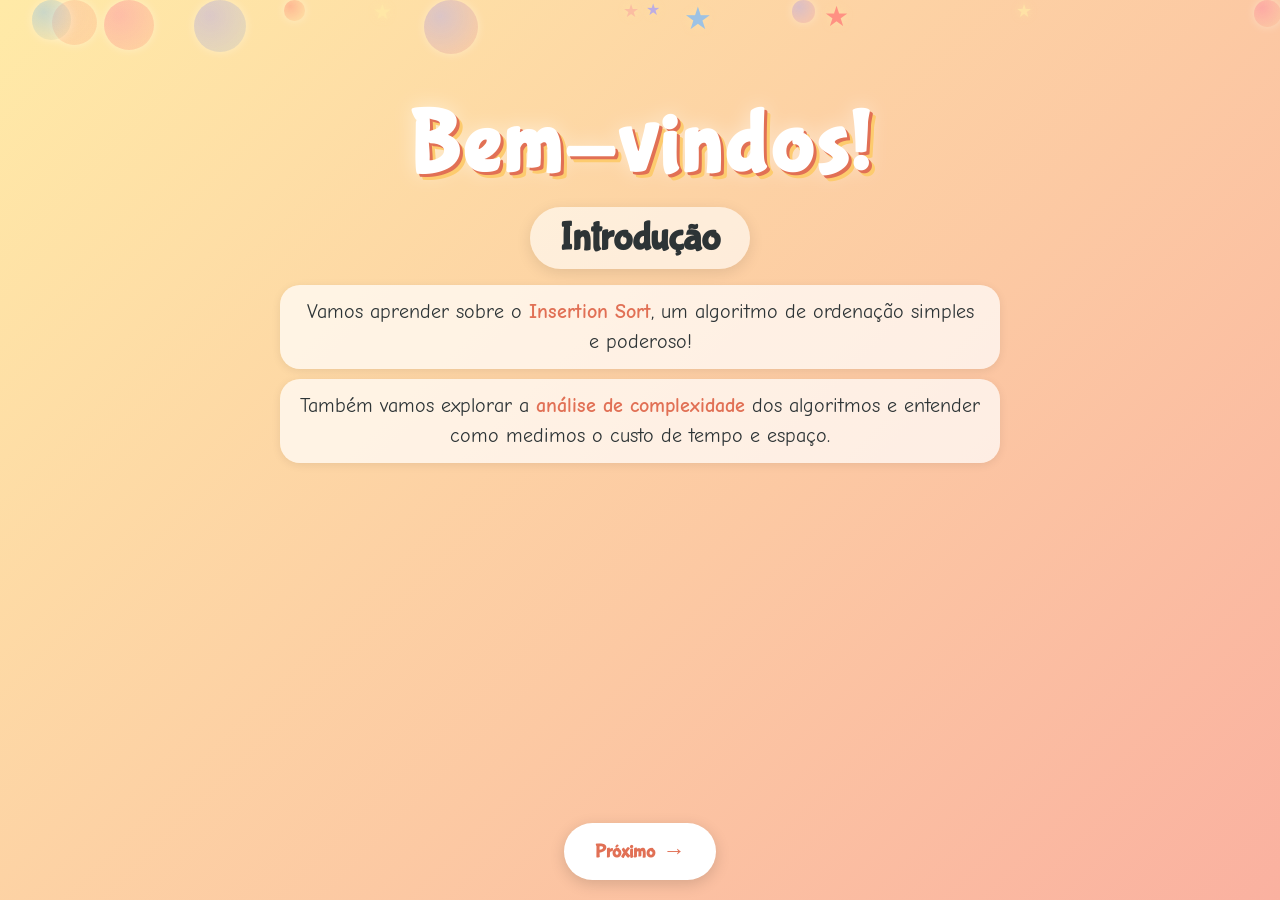
<file: index.html>
<!DOCTYPE html>
<html lang="pt-BR">
<head>
    <meta charset="UTF-8">
    <meta name="viewport" content="width=device-width, initial-scale=1.0">
    <title>Introdução - Insertion Sort</title>
    <link rel="preconnect" href="https://fonts.googleapis.com">
    <link rel="preconnect" href="https://fonts.gstatic.com" crossorigin>
    <link href="https://fonts.googleapis.com/css2?family=Bubblegum+Sans&family=Comic+Neue:wght@400;700&display=swap" rel="stylesheet">
    <link rel="stylesheet" href="style.css">
</head>
<body>
    <div class="floating-decorations" id="decorations"></div>

    <main class="slide-container">
        <div class="title-wrapper">
            <h1 class="main-title">Bem-vindos!</h1>
            <h2 class="subtitle">Introdução</h2>
        </div>

        <div class="intro-text">
            <p>Vamos aprender sobre o <strong>Insertion Sort</strong>, um algoritmo de ordenação simples e poderoso!</p>
            <p>Também vamos explorar a <strong>análise de complexidade</strong> dos algoritmos e entender como medimos o custo de tempo e espaço.</p>
        </div>

        <div class="video-wrapper">
            <iframe width="560" height="315" src="https://www.youtube.com/embed/-pHuAOA3bqM?si=yZOW4bpS4WTPzy6w" title="YouTube video player"
             frameborder="0" allow="accelerometer; autoplay; clipboard-write; encrypted-media; gyroscope; picture-in-picture; web-share" 
             referrerpolicy="strict-origin-when-cross-origin" allowfullscreen></iframe>
        </div>
    </main>

    <nav class="navigation">
        <a href="../primeiro/index.html" class="nav-btn next-btn">
            <span class="nav-label">Próximo</span>
            <span class="arrow">→</span>
        </a>
    </nav>

    <script src="main.js"></script>
</body>
</html>
</file>
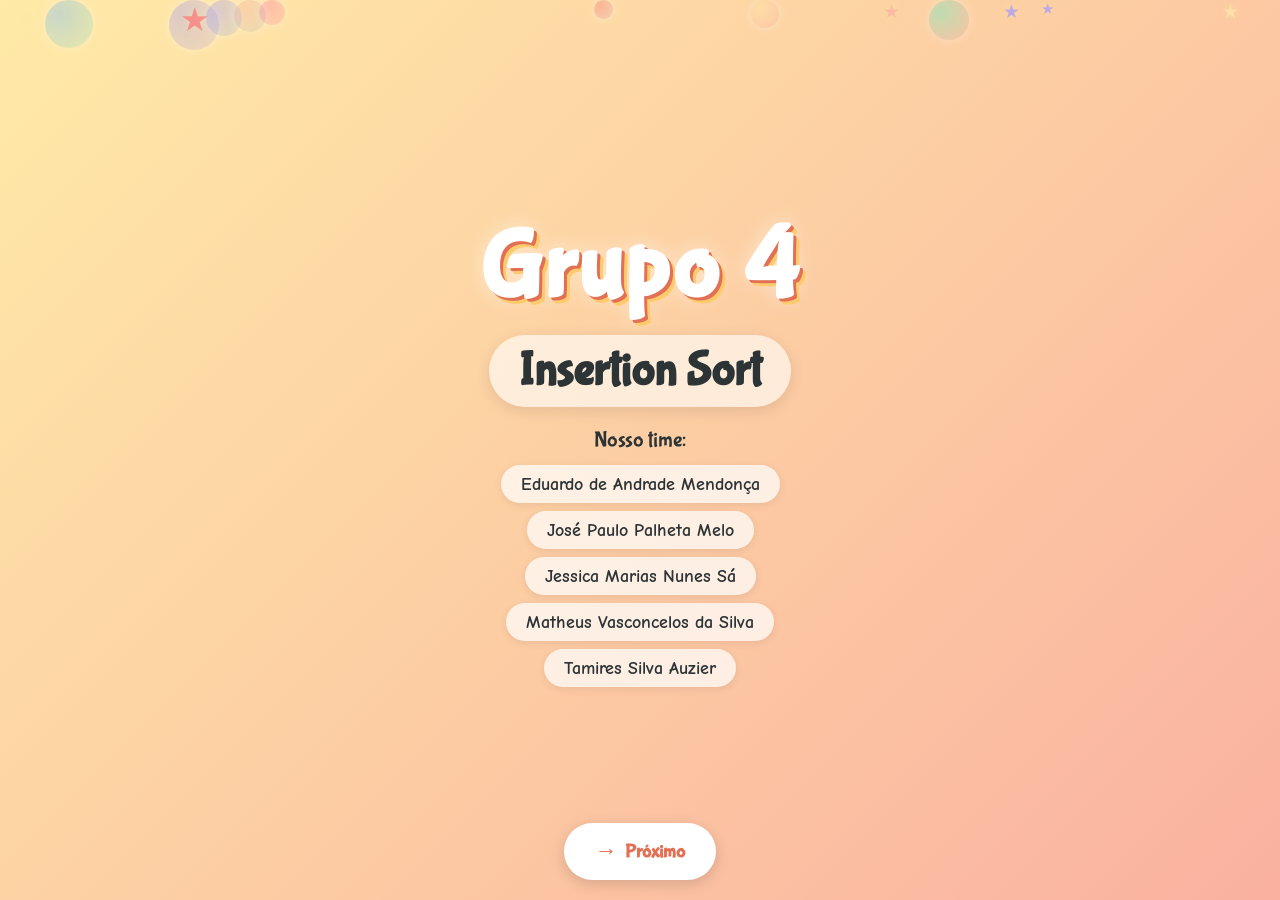
<file: primeiro/index.html>
<!DOCTYPE html>
<html lang="pt-BR">
<head>
    <meta charset="UTF-8">
    <meta name="viewport" content="width=device-width, initial-scale=1.0">
    <title>Grupo 4 - Insertion Sort</title>
    <link rel="preconnect" href="https://fonts.googleapis.com">
    <link rel="preconnect" href="https://fonts.gstatic.com" crossorigin>
    <link href="https://fonts.googleapis.com/css2?family=Bubblegum+Sans&family=Comic+Neue:wght@400;700&display=swap" rel="stylesheet">
    <link rel="stylesheet" href="style.css">
</head>
<body>
    <div class="floating-decorations" id="decorations"></div>

    <main class="slide-container">
        <div class="title-wrapper">
            <h1 class="main-title">Grupo 4</h1>
            <h2 class="subtitle">Insertion Sort</h2>
        </div>

        <div class="team-section">
            <p class="team-label">Nosso time:</p>
            <ul class="team-list">
                <li class="team-member">Eduardo de Andrade Mendonça</li>
                <li class="team-member">José Paulo Palheta Melo</li>
                <li class="team-member">Jessica Marias Nunes Sá</li>
                <li class="team-member">Matheus Vasconcelos da Silva</li>
                <li class="team-member">Tamires Silva Auzier</li>
            </ul>
        </div>
    </main>

    <nav class="navigation">
        <a href="../segundo/index.html" class="nav-btn next-btn">
            <span class="arrow">→</span>
            <span class="nav-label">Próximo</span>
        </a>
    </nav>

    <script src="main.js"></script>
</body>
</html>
</file>
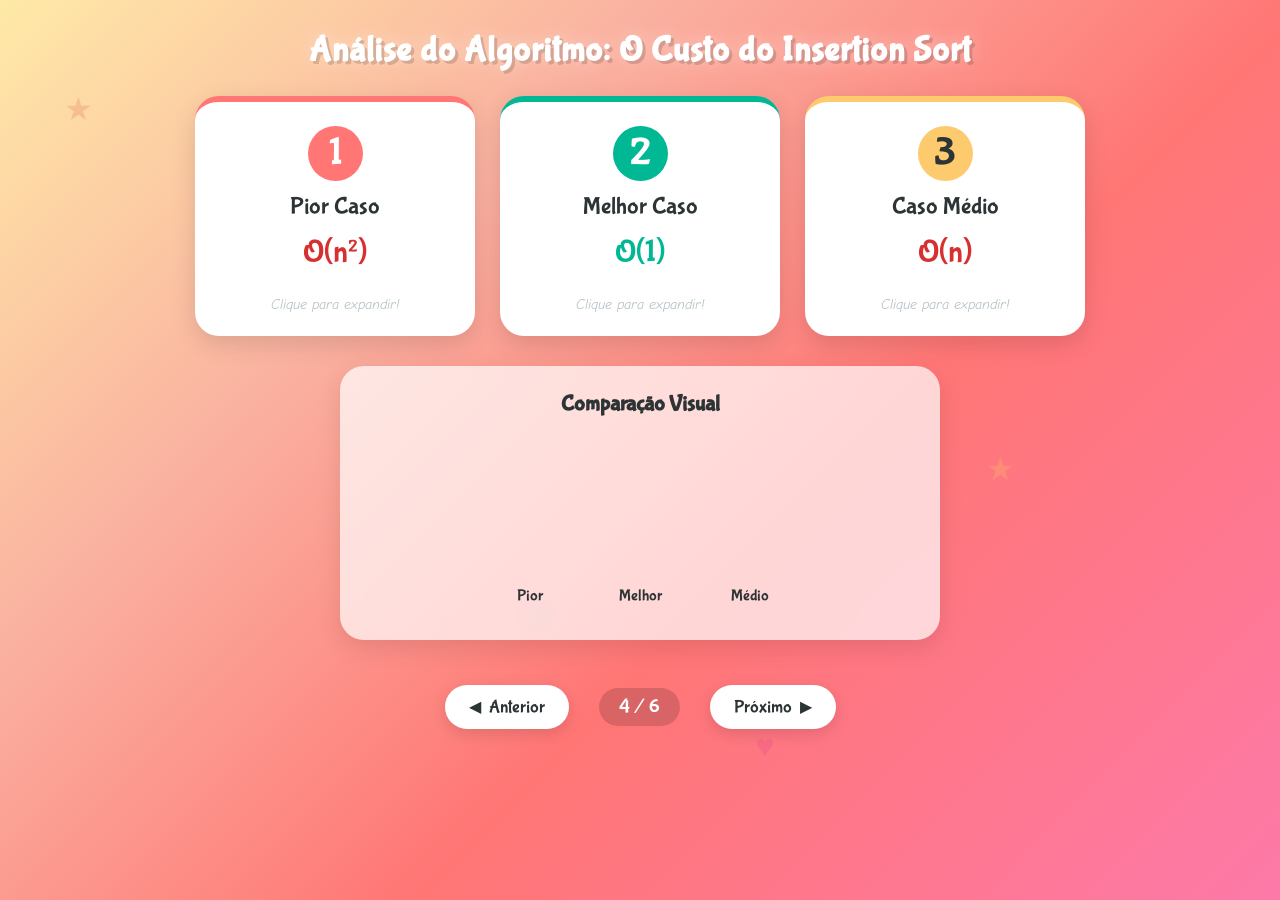
<file: quarto/index.html>
<!DOCTYPE html>
<html lang="pt-BR">
<head>
    <meta charset="UTF-8">
    <meta name="viewport" content="width=device-width, initial-scale=1.0">
    <title>Análise do Algoritmo - Insertion Sort</title>
    <link href="https://fonts.googleapis.com/css2?family=Bubblegum+Sans&family=Comic+Neue:wght@400;700&display=swap" rel="stylesheet">
    <link rel="stylesheet" href="style.css">
</head>
<body>
    <div class="floating-decoration dec-1">★</div>
    <div class="floating-decoration dec-2">●</div>
    <div class="floating-decoration dec-3">▲</div>
    <div class="floating-decoration dec-4">♥</div>
    <div class="floating-decoration dec-5">★</div>

    <header class="slide-header">
        <h1>Análise do Algoritmo: O Custo do Insertion Sort</h1>
    </header>

    <main class="slide-content">
        <div class="cards-container">
            <div class="info-card card-worst" data-card="1">
                <div class="card-number">1</div>
                <div class="card-title">Pior Caso</div>
                <div class="card-complexity complexity-bad">O(n²)</div>
                <div class="card-description">
                    Lista em ordem decrescente. Cada elemento comparado com todos os anteriores
                </div>
                <div class="card-hint">Clique para expandir!</div>
            </div>

            <div class="info-card card-best" data-card="2">
                <div class="card-number">2</div>
                <div class="card-title">Melhor Caso</div>
                <div class="card-complexity complexity-good">O(1)</div>
                <div class="card-description">
                    Lista já ordenada. Cada elemento comparado apenas com o antecessor
                </div>
                <div class="card-hint">Clique para expandir!</div>
            </div>

            <div class="info-card card-average" data-card="3">
                <div class="card-number">3</div>
                <div class="card-title">Caso Médio</div>
                <div class="card-complexity complexity-bad">O(n)</div>
                <div class="card-description">
                    Na maioria dos casos, o desempenho se aproxima do pior caso
                </div>
                <div class="card-hint">Clique para expandir!</div>
            </div>
        </div>

        <div class="chart-section">
            <h2 class="chart-title">Comparação Visual</h2>
            <div class="bar-chart">
                <div class="bar-wrapper">
                    <div class="chart-bar bar-worst" data-height="90"></div>
                    <span class="bar-label">Pior</span>
                </div>
                <div class="bar-wrapper">
                    <div class="chart-bar bar-best" data-height="20"></div>
                    <span class="bar-label">Melhor</span>
                </div>
                <div class="bar-wrapper">
                    <div class="chart-bar bar-average" data-height="65"></div>
                    <span class="bar-label">Médio</span>
                </div>
            </div>
        </div>
    </main>

    <nav class="slide-nav">
        <a href="../terceiro/index.html" class="nav-btn nav-prev">
            <span class="nav-arrow">◀</span>
            <span class="nav-text">Anterior</span>
        </a>
        <div class="slide-counter">4 / 6</div>
        <a href="../quinto/index.html" class="nav-btn nav-next">
            <span class="nav-text">Próximo</span>
            <span class="nav-arrow">▶</span>
        </a>
    </nav>

    <script src="main.js"></script>
</body>
</html>
</file>
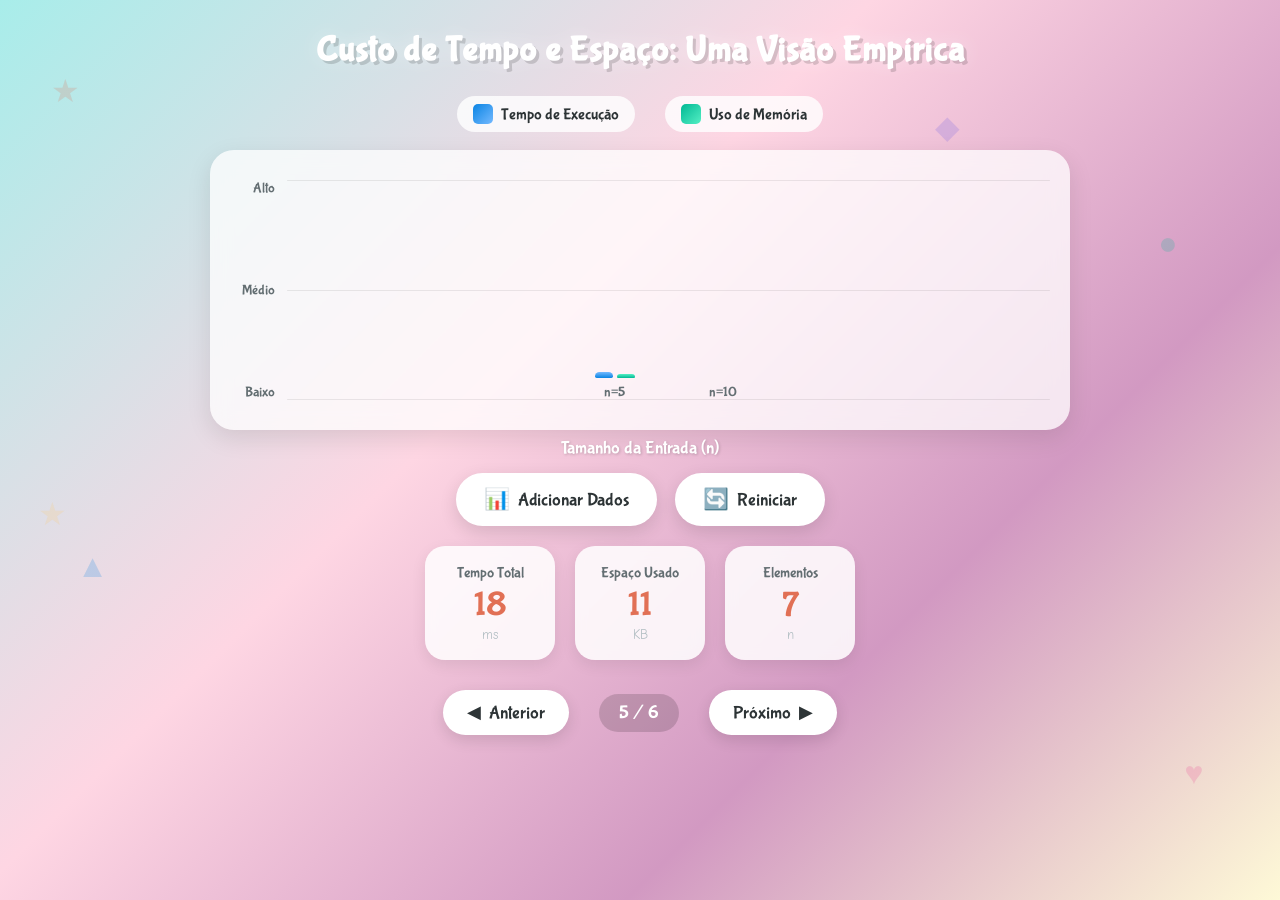
<file: quinto/index.html>
<!DOCTYPE html>
<html lang="pt-BR">
<head>
    <meta charset="UTF-8">
    <meta name="viewport" content="width=device-width, initial-scale=1.0">
    <title>Custo de Tempo e Espaço - Insertion Sort</title>
    <link href="https://fonts.googleapis.com/css2?family=Bubblegum+Sans&family=Comic+Neue:wght@400;700&display=swap" rel="stylesheet">
    <link rel="stylesheet" href="style.css">
</head>
<body>
    <div class="floating-decoration dec-1">★</div>
    <div class="floating-decoration dec-2">●</div>
    <div class="floating-decoration dec-3">▲</div>
    <div class="floating-decoration dec-4">♥</div>
    <div class="floating-decoration dec-5">★</div>
    <div class="floating-decoration dec-6">◆</div>

    <header class="slide-header">
        <h1>Custo de Tempo e Espaço: Uma Visão Empírica</h1>
    </header>

    <main class="slide-content">
        <div class="legend">
            <div class="legend-item">
                <span class="legend-color legend-time"></span>
                <span class="legend-text">Tempo de Execução</span>
            </div>
            <div class="legend-item">
                <span class="legend-color legend-space"></span>
                <span class="legend-text">Uso de Memória</span>
            </div>
        </div>

        <div class="chart-container">
            <div class="chart-y-axis">
                <span>Alto</span>
                <span>Médio</span>
                <span>Baixo</span>
            </div>
            <div class="chart-area" id="chartArea">
                <div class="chart-grid">
                    <div class="grid-line"></div>
                    <div class="grid-line"></div>
                    <div class="grid-line"></div>
                </div>
                <div class="bars-row" id="barsRow"></div>
            </div>
        </div>

        <div class="chart-x-label">Tamanho da Entrada (n)</div>

        <div class="controls">
            <button class="control-btn" id="addDataBtn">
                <span class="btn-icon">📊</span>
                Adicionar Dados
            </button>
            <button class="control-btn" id="resetBtn">
                <span class="btn-icon">🔄</span>
                Reiniciar
            </button>
        </div>

        <div class="stats-panel">
            <div class="stat-box">
                <div class="stat-label">Tempo Total</div>
                <div class="stat-value" id="timeValue">0</div>
                <div class="stat-unit">ms</div>
            </div>
            <div class="stat-box">
                <div class="stat-label">Espaço Usado</div>
                <div class="stat-value" id="spaceValue">0</div>
                <div class="stat-unit">KB</div>
            </div>
            <div class="stat-box">
                <div class="stat-label">Elementos</div>
                <div class="stat-value" id="elementsValue">0</div>
                <div class="stat-unit">n</div>
            </div>
        </div>
    </main>

    <nav class="slide-nav">
        <a href="../quarto/index.html" class="nav-btn nav-prev">
            <span class="nav-arrow">◀</span>
            <span class="nav-text">Anterior</span>
        </a>
        <div class="slide-counter">5 / 6</div>
        <a href="../sexto/index.html" class="nav-btn nav-next">
            <span class="nav-text">Próximo</span>
            <span class="nav-arrow">▶</span>
        </a>
    </nav>

    <script src="main.js"></script>
</body>
</html>
</file>
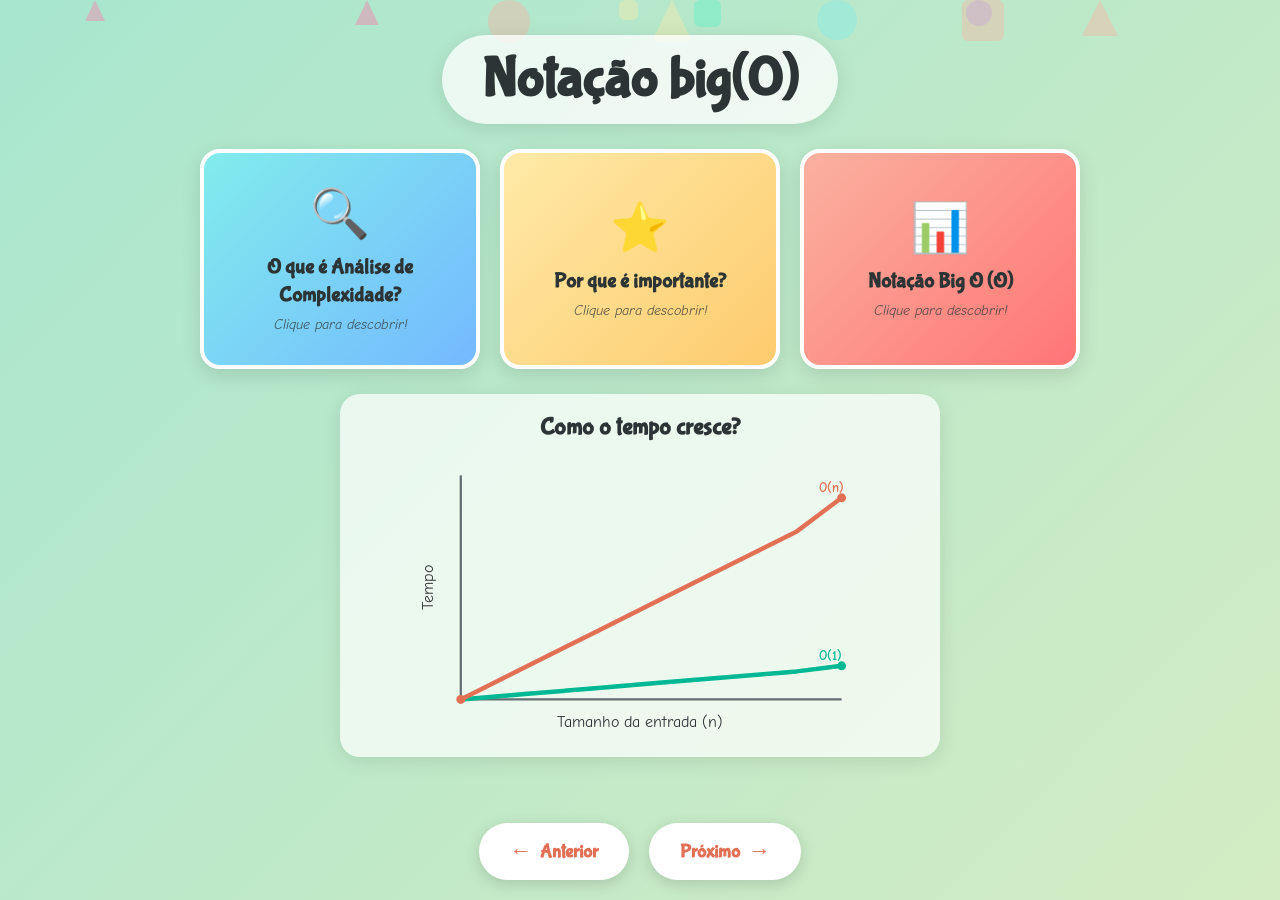
<file: segundo/index.html>
<!DOCTYPE html>
<html lang="pt-BR">
<head>
    <meta charset="UTF-8">
    <meta name="viewport" content="width=device-width, initial-scale=1.0">
    <title>Notação Big O - Insertion Sort</title>
    <link rel="preconnect" href="https://fonts.googleapis.com">
    <link rel="preconnect" href="https://fonts.gstatic.com" crossorigin>
    <link href="https://fonts.googleapis.com/css2?family=Bubblegum+Sans&family=Comic+Neue:wght@400;700&display=swap" rel="stylesheet">
    <link rel="stylesheet" href="style.css">
</head>
<body>
    <div class="floating-shapes" id="shapes"></div>

    <main class="slide-container">
        <h1 class="slide-header">Notação big(0)</h1>

        <div class="content-wrapper">
            <div class="cards-row">
                <div class="flip-card" id="card1">
                    <div class="flip-card-inner">
                        <div class="flip-card-front card-1">
                            <div class="card-icon">🔍</div>
                            <h3 class="card-title">O que é Análise de Complexidade?</h3>
                            <p class="card-hint">Clique para descobrir!</p>
                        </div>
                        <div class="flip-card-back card-1-back">
                            <p class="card-answer">Entender como tempo e espaço crescem com o tamanho da entrada</p>
                        </div>
                    </div>
                </div>

                <div class="flip-card" id="card2">
                    <div class="flip-card-inner">
                        <div class="flip-card-front card-2">
                            <div class="card-icon">⭐</div>
                            <h3 class="card-title">Por que é importante?</h3>
                            <p class="card-hint">Clique para descobrir!</p>
                        </div>
                        <div class="flip-card-back card-2-back">
                            <p class="card-answer">Escolher o algoritmo certo, otimizando recursos</p>
                        </div>
                    </div>
                </div>

                <div class="flip-card" id="card3">
                    <div class="flip-card-inner">
                        <div class="flip-card-front card-3">
                            <div class="card-icon">📊</div>
                            <h3 class="card-title">Notação Big O (O)</h3>
                            <p class="card-hint">Clique para descobrir!</p>
                        </div>
                        <div class="flip-card-back card-3-back">
                            <p class="card-answer">Limite superior do crescimento. Representa o pior caso</p>
                        </div>
                    </div>
                </div>
            </div>

            <div class="graph-section">
                <h2 class="graph-title">Como o tempo cresce?</h2>
                <div class="graph-container">
                    <svg viewBox="0 0 400 250" class="graph-svg">
                        <defs>
                            <linearGradient id="lineGrad" x1="0%" y1="0%" x2="100%" y2="0%">
                                <stop offset="0%" style="stop-color:#e17055;stop-opacity:1" />
                                <stop offset="100%" style="stop-color:#fdcb6e;stop-opacity:1" />
                            </linearGradient>
                        </defs>
                        <line x1="40" y1="220" x2="380" y2="220" stroke="#636e72" stroke-width="2"/>
                        <line x1="40" y1="220" x2="40" y2="20" stroke="#636e72" stroke-width="2"/>
                        <text x="200" y="245" text-anchor="middle" fill="#2d3436" font-size="14" font-family="Comic Neue">Tamanho da entrada (n)</text>
                        <text x="15" y="120" text-anchor="middle" fill="#2d3436" font-size="14" font-family="Comic Neue" transform="rotate(-90 15 120)">Tempo</text>
                        <polyline class="graph-line graph-o1" points="40,220 100,215 160,210 220,205 280,200 340,195 380,190"/>
                        <polyline class="graph-line graph-on" points="40,220 100,190 160,160 220,130 280,100 340,70 380,40"/>
                        <text x="360" y="185" fill="#00b894" font-size="12" font-family="Comic Neue" font-weight="bold">O(1)</text>
                        <text x="360" y="35" fill="#e17055" font-size="12" font-family="Comic Neue" font-weight="bold">O(n)</text>
                        <circle class="graph-dot" cx="40" cy="220" r="4" fill="#e17055"/>
                        <circle class="graph-dot" cx="380" cy="190" r="4" fill="#00b894"/>
                        <circle class="graph-dot" cx="380" cy="40" r="4" fill="#e17055"/>
                    </svg>
                </div>
            </div>
        </div>

    </main>

    <nav class="navigation">
        <a href="../primeiro/index.html" class="nav-btn prev-btn">
            <span class="arrow">←</span>
            <span class="nav-label">Anterior</span>
        </a>
        <a href="../terceiro/index.html" class="nav-btn next-btn">
            <span class="nav-label">Próximo</span>
            <span class="arrow">→</span>
        </a>
    </nav>

    <script src="main.js"></script>
</body>
</html>
</file>
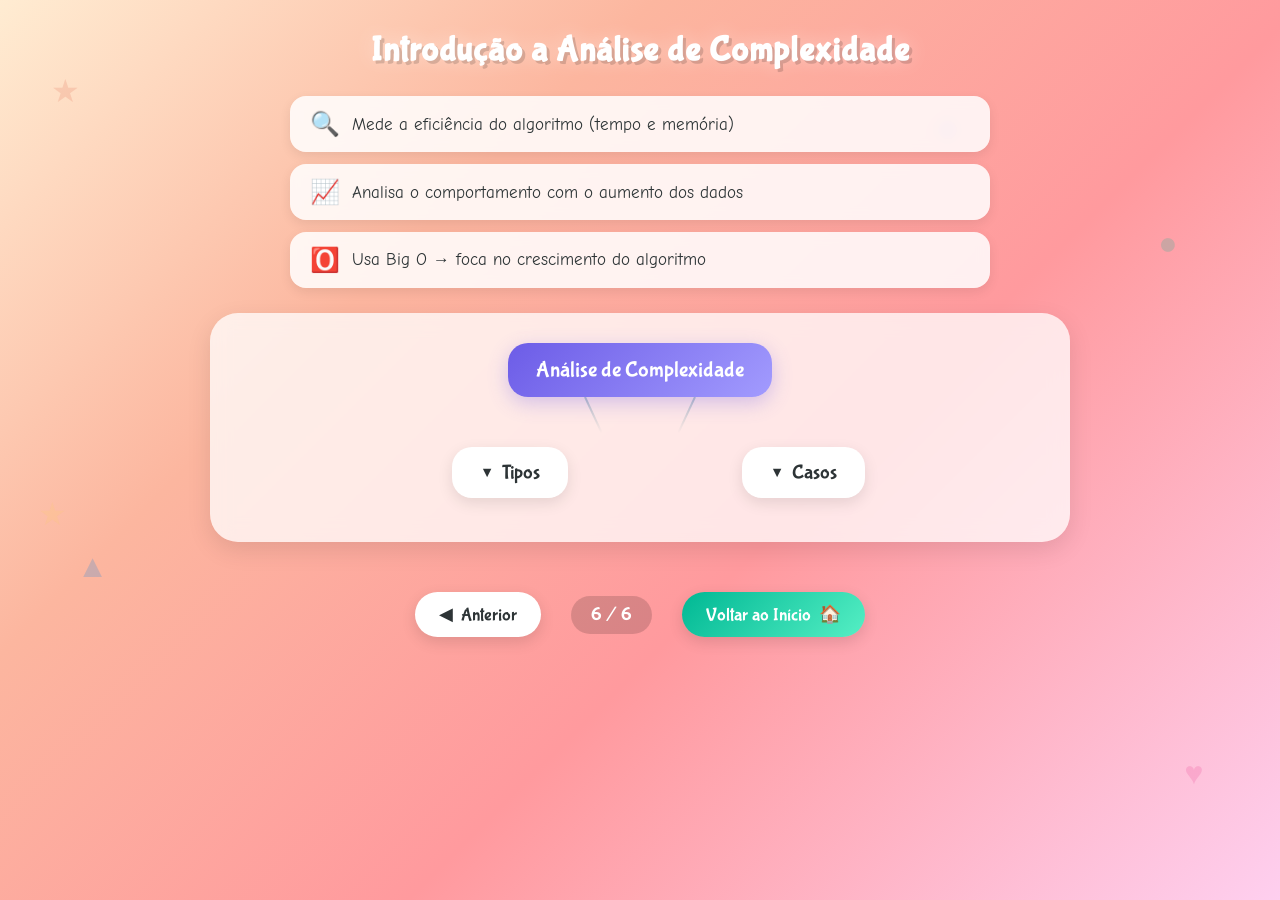
<file: sexto/index.html>
<!DOCTYPE html>
<html lang="pt-BR">
<head>
    <meta charset="UTF-8">
    <meta name="viewport" content="width=device-width, initial-scale=1.0">
    <title>Introdução a Análise de Complexidade - Insertion Sort</title>
    <link href="https://fonts.googleapis.com/css2?family=Bubblegum+Sans&family=Comic+Neue:wght@400;700&display=swap" rel="stylesheet">
    <link rel="stylesheet" href="style.css">
</head>
<body>
    <div class="floating-decoration dec-1">★</div>
    <div class="floating-decoration dec-2">●</div>
    <div class="floating-decoration dec-3">▲</div>
    <div class="floating-decoration dec-4">♥</div>
    <div class="floating-decoration dec-5">★</div>
    <div class="floating-decoration dec-6">◆</div>

    <div class="confetti-container" id="confettiContainer"></div>

    <header class="slide-header">
        <h1>Introdução a Análise de Complexidade</h1>
    </header>

    <main class="slide-content">
        <div class="intro-bullets">
            <div class="bullet-item">
                <span class="bullet-icon">🔍</span>
                <span class="bullet-text">Mede a eficiência do algoritmo (tempo e memória)</span>
            </div>
            <div class="bullet-item">
                <span class="bullet-icon">📈</span>
                <span class="bullet-text">Analisa o comportamento com o aumento dos dados</span>
            </div>
            <div class="bullet-item">
                <span class="bullet-icon">🅾️</span>
                <span class="bullet-text">Usa Big O → foca no crescimento do algoritmo</span>
            </div>
        </div>

        <div class="mindmap-container">
            <div class="mindmap-root">
                <div class="node root-node">Análise de Complexidade</div>
                <div class="connection-lines">
                    <div class="conn-line line-left"></div>
                    <div class="conn-line line-right"></div>
                </div>
            </div>

            <div class="branches-row">
                <div class="branch branch-left" id="branchTipos">
                    <div class="node branch-node">
                        <span class="branch-arrow">▼</span>
                        Tipos
                    </div>
                    <div class="sub-nodes" id="subTipos">
                        <div class="sub-node sub-time">
                            <span class="sub-icon">⏱️</span>
                            <span>Tempo → número de operações</span>
                        </div>
                        <div class="sub-node sub-space">
                            <span class="sub-icon">💾</span>
                            <span>Espaço → uso de memória</span>
                        </div>
                    </div>
                </div>

                <div class="branch branch-right" id="branchCasos">
                    <div class="node branch-node">
                        <span class="branch-arrow">▼</span>
                        Casos
                    </div>
                    <div class="sub-nodes" id="subCasos">
                        <div class="sub-node case-best">
                            <span class="case-dot dot-green"></span>
                            <span>Melhor caso → rápido</span>
                        </div>
                        <div class="sub-node case-average">
                            <span class="case-dot dot-yellow"></span>
                            <span>Caso médio → comum</span>
                        </div>
                        <div class="sub-node case-worst">
                            <span class="case-dot dot-red"></span>
                            <span>Pior caso → lento</span>
                        </div>
                    </div>
                </div>
            </div>
        </div>

    </main>

    <nav class="slide-nav">
        <a href="../quinto/index.html" class="nav-btn nav-prev">
            <span class="nav-arrow">◀</span>
            <span class="nav-text">Anterior</span>
        </a>
        <div class="slide-counter">6 / 6</div>
        <a href="../primeiro/index.html" class="nav-btn nav-restart">
            <span class="nav-text">Voltar ao Início</span>
            <span class="nav-arrow">🏠</span>
        </a>
    </nav>

    <script src="main.js"></script>
</body>
</html>
</file>
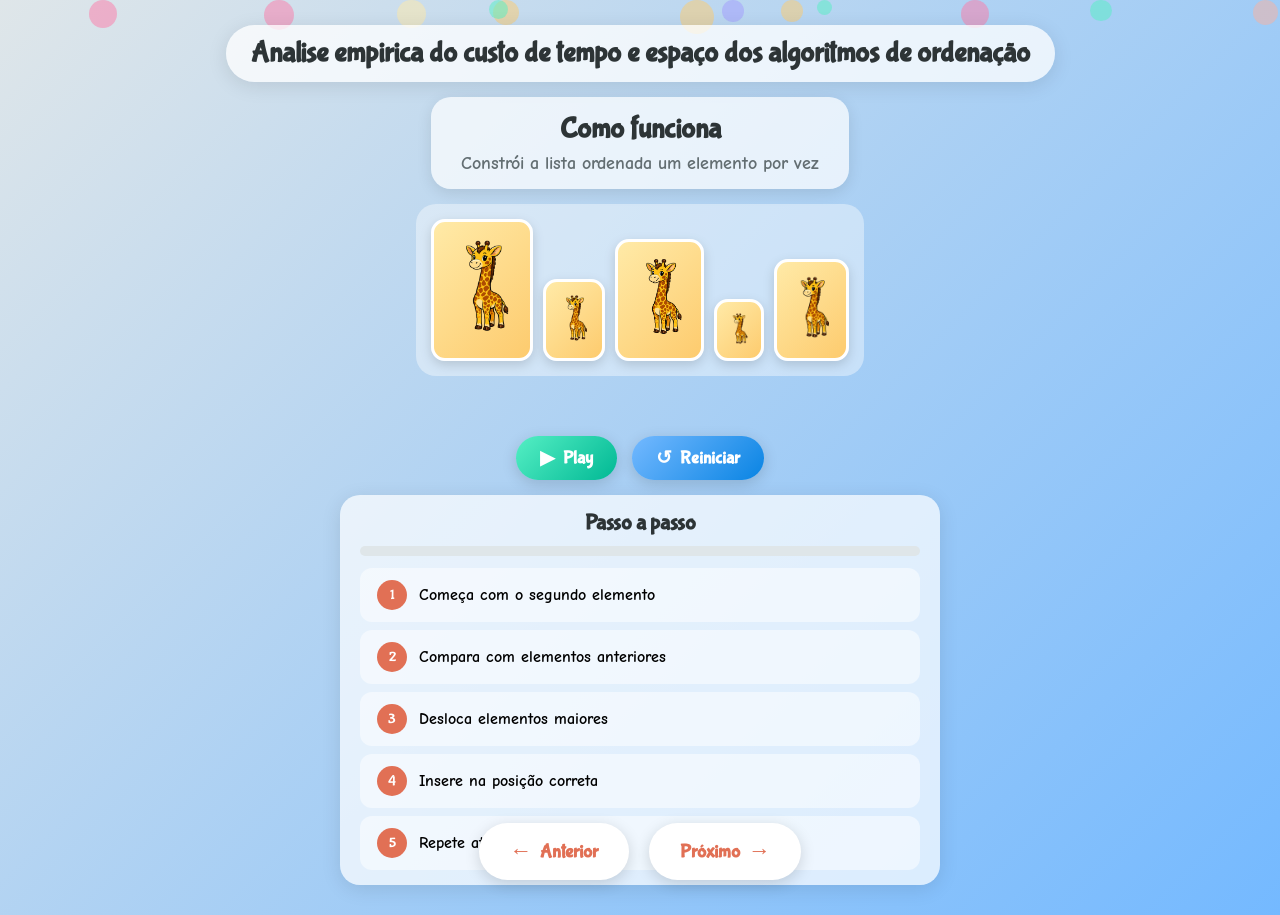
<file: terceiro/index.html>
<!DOCTYPE html>
<html lang="pt-BR">
<head>
    <meta charset="UTF-8">
    <meta name="viewport" content="width=device-width, initial-scale=1.0">
    <title>Como funciona o Insertion Sort</title>
    <link rel="preconnect" href="https://fonts.googleapis.com">
    <link rel="preconnect" href="https://fonts.gstatic.com" crossorigin>
    <link href="https://fonts.googleapis.com/css2?family=Bubblegum+Sans&family=Comic+Neue:wght@400;700&display=swap" rel="stylesheet">
    <link rel="stylesheet" href="style.css">
</head>
<body>
    <div class="floating-particles" id="particles"></div>

    <main class="slide-container">
        <h1 class="slide-header">Analise empirica do custo de tempo e espaço dos algoritmos de ordenação</h1>

        <div class="intro-box">
            <h2 class="section-title">Como funciona</h2>
            <p class="section-text">Constrói a lista ordenada um elemento por vez</p>
        </div>

        <div class="sorting-area">
            <div class="array-container" id="arrayContainer">
                <div class="array-block" data-value="5" data-index="0"><img src="../assets/images/imagem_1.png" alt="girafa 5"></div>
                <div class="array-block" data-value="2" data-index="1"><img src="../assets/images/imagem_1.png" alt="girafa 2"></div>
                <div class="array-block" data-value="4" data-index="2"><img src="../assets/images/imagem_1.png" alt="girafa 4"></div>
                <div class="array-block" data-value="1" data-index="3"><img src="../assets/images/imagem_1.png" alt="girafa 1"></div>
                <div class="array-block" data-value="3" data-index="4"><img src="../assets/images/imagem_1.png" alt="girafa 3"></div>
            </div>

            <div class="arrow-container" id="arrowContainer"></div>

            <div class="controls">
                <button class="control-btn play-btn" id="playBtn">
                    <span class="btn-icon">▶</span> Play
                </button>
                <button class="control-btn reset-btn" id="resetBtn">
                    <span class="btn-icon">↺</span> Reiniciar
                </button>
            </div>
        </div>

        <div class="steps-area">
            <h2 class="steps-title">Passo a passo</h2>
            <div class="progress-bar">
                <div class="progress-fill" id="progressFill"></div>
            </div>
            <ul class="steps-list" id="stepsList">
                <li class="step-item" data-step="0">
                    <span class="step-number">1</span>
                    <span class="step-text">Começa com o segundo elemento</span>
                </li>
                <li class="step-item" data-step="1">
                    <span class="step-number">2</span>
                    <span class="step-text">Compara com elementos anteriores</span>
                </li>
                <li class="step-item" data-step="2">
                    <span class="step-number">3</span>
                    <span class="step-text">Desloca elementos maiores</span>
                </li>
                <li class="step-item" data-step="3">
                    <span class="step-number">4</span>
                    <span class="step-text">Insere na posição correta</span>
                </li>
                <li class="step-item" data-step="4">
                    <span class="step-number">5</span>
                    <span class="step-text">Repete até o final</span>
                </li>
            </ul>
        </div>

    </main>

    <nav class="navigation">
        <a href="../segundo/index.html" class="nav-btn prev-btn">
            <span class="arrow">←</span>
            <span class="nav-label">Anterior</span>
        </a>
        <a href="../quarto/index.html" class="nav-btn next-btn">
            <span class="nav-label">Próximo</span>
            <span class="arrow">→</span>
        </a>
    </nav>

    <script src="main.js"></script>
</body>
</html>
</file>
<file: style.css>
* {
    margin: 0;
    padding: 0;
    box-sizing: border-box;
}

body {
    font-family: 'Comic Neue', cursive;
    min-height: 100vh;
    background: linear-gradient(135deg, #ffeaa7 0%, #fab1a0 25%, #fd79a8 50%, #a29bfe 75%, #74b9ff 100%);
    background-size: 400% 400%;
    animation: gradientMove 15s ease infinite;
    overflow-x: hidden;
    display: flex;
    flex-direction: column;
    align-items: center;
    justify-content: center;
    position: relative;
}

@keyframes gradientMove {
    0% { background-position: 0% 50%; }
    50% { background-position: 100% 50%; }
    100% { background-position: 0% 50%; }
}

.floating-decorations {
    position: fixed;
    top: 0;
    left: 0;
    width: 100%;
    height: 100%;
    pointer-events: none;
    z-index: 0;
    overflow: hidden;
}

.bubble, .star {
    position: absolute;
    opacity: 0.7;
    animation: floatUp linear infinite;
}

.bubble {
    border-radius: 50%;
    background: radial-gradient(circle at 30% 30%, rgba(255,255,255,0.9), rgba(255,255,255,0.3));
    box-shadow: 0 0 10px rgba(255,255,255,0.5);
}

.star {
    color: #ffeaa7;
    font-size: 24px;
    text-shadow: 0 0 8px rgba(255,234,167,0.8);
}

@keyframes floatUp {
    0% {
        transform: translateY(100vh) rotate(0deg) scale(0.5);
        opacity: 0;
    }
    10% {
        opacity: 0.8;
    }
    90% {
        opacity: 0.8;
    }
    100% {
        transform: translateY(-100px) rotate(360deg) scale(1.2);
        opacity: 0;
    }
}

.slide-container {
    position: relative;
    z-index: 1;
    text-align: center;
    padding: 20px;
    max-width: 900px;
    width: 100%;
}

.title-wrapper {
    margin-bottom: 16px;
}

.main-title {
    font-family: 'Bubblegum Sans', cursive;
    font-size: clamp(3rem, 10vw, 5.5rem);
    color: #fff;
    text-shadow: 3px 3px 0px #e17055, 6px 6px 0px #fdcb6e, 0 0 20px rgba(255,255,255,0.5);
    animation: bounceIn 1s ease-out;
    letter-spacing: 3px;
}

.subtitle {
    font-family: 'Bubblegum Sans', cursive;
    font-size: clamp(1.5rem, 5vw, 2.5rem);
    color: #2d3436;
    background: rgba(255,255,255,0.6);
    display: inline-block;
    padding: 8px 30px;
    border-radius: 50px;
    margin-top: 10px;
    animation: slideUp 1s ease-out 0.3s both;
    box-shadow: 0 4px 15px rgba(0,0,0,0.1);
}

@keyframes bounceIn {
    0% {
        transform: scale(0.3);
        opacity: 0;
    }
    50% {
        transform: scale(1.05);
    }
    70% {
        transform: scale(0.9);
    }
    100% {
        transform: scale(1);
        opacity: 1;
    }
}

@keyframes slideUp {
    0% {
        transform: translateY(30px);
        opacity: 0;
    }
    100% {
        transform: translateY(0);
        opacity: 1;
    }
}

.intro-text {
    margin: 16px auto 24px;
    max-width: 720px;
    animation: fadeIn 0.8s ease-out 0.6s both;
}

.intro-text p {
    font-size: clamp(1rem, 2.5vw, 1.25rem);
    color: #2d3436;
    background: rgba(255,255,255,0.7);
    padding: 12px 20px;
    border-radius: 20px;
    margin-bottom: 10px;
    line-height: 1.5;
    box-shadow: 0 2px 10px rgba(0,0,0,0.08);
}

.intro-text strong {
    color: #e17055;
}

.video-wrapper {
    position: relative;
    display: inline-block;
    max-width: 640px;
    width: 100%;
    margin: 0 auto;
    animation: fadeIn 0.8s ease-out 0.9s both;
}

.video-decoration {
    position: absolute;
    font-size: 1.8rem;
    z-index: 2;
    animation: popIn 0.6s ease-out 1.2s both;
    pointer-events: none;
}

.video-decoration.top-left {
    top: -12px;
    left: -12px;
}

.video-decoration.top-right {
    top: -12px;
    right: -12px;
}

.video-decoration.bottom-left {
    bottom: -12px;
    left: -12px;
}

.video-decoration.bottom-right {
    bottom: -12px;
    right: -12px;
}

@keyframes popIn {
    0% {
        transform: scale(0);
        opacity: 0;
    }
    70% {
        transform: scale(1.3);
    }
    100% {
        transform: scale(1);
        opacity: 1;
    }
}

.video-container {
    position: relative;
    border-radius: 24px;
    overflow: hidden;
    box-shadow: 0 12px 40px rgba(0,0,0,0.2);
    border: 6px solid rgba(255,255,255,0.8);
    background: #fff;
    padding: 6px;
}

.video-container video {
    width: 100%;
    height: auto;
    border-radius: 18px;
    display: block;
    outline: none;
}

.navigation {
    position: fixed;
    bottom: 20px;
    z-index: 2;
    display: flex;
    gap: 20px;
}

.nav-btn {
    display: flex;
    align-items: center;
    gap: 8px;
    padding: 12px 28px;
    background: #fff;
    color: #e17055;
    text-decoration: none;
    border-radius: 50px;
    font-family: 'Bubblegum Sans', cursive;
    font-size: 1.2rem;
    font-weight: 700;
    box-shadow: 0 4px 15px rgba(0,0,0,0.15);
    transition: all 0.3s ease;
    border: 3px solid transparent;
}

.nav-btn:hover {
    transform: translateY(-3px) scale(1.05);
    box-shadow: 0 8px 25px rgba(0,0,0,0.2);
    border-color: #fdcb6e;
    background: #fff5f5;
}

.nav-btn .arrow {
    font-size: 1.4rem;
    transition: transform 0.3s ease;
}

.nav-btn:hover .arrow {
    transform: translateX(5px);
}

@keyframes fadeIn {
    to { opacity: 1; }
}

@media (max-width: 600px) {
    .intro-text p {
        padding: 10px 14px;
    }
    .video-container {
        border-radius: 18px;
        border-width: 4px;
        padding: 4px;
    }
    .video-container video {
        border-radius: 14px;
    }
    .video-decoration {
        font-size: 1.3rem;
    }
    .nav-btn {
        padding: 10px 20px;
        font-size: 1rem;
    }
}
</file>
<file: primeiro/style.css>
* {
    margin: 0;
    padding: 0;
    box-sizing: border-box;
}

body {
    font-family: 'Comic Neue', cursive;
    min-height: 100vh;
    background: linear-gradient(135deg, #ffeaa7 0%, #fab1a0 25%, #fd79a8 50%, #a29bfe 75%, #74b9ff 100%);
    background-size: 400% 400%;
    animation: gradientMove 15s ease infinite;
    overflow-x: hidden;
    display: flex;
    flex-direction: column;
    align-items: center;
    justify-content: center;
    position: relative;
}

@keyframes gradientMove {
    0% { background-position: 0% 50%; }
    50% { background-position: 100% 50%; }
    100% { background-position: 0% 50%; }
}

.floating-decorations {
    position: fixed;
    top: 0;
    left: 0;
    width: 100%;
    height: 100%;
    pointer-events: none;
    z-index: 0;
    overflow: hidden;
}

.bubble, .star {
    position: absolute;
    opacity: 0.7;
    animation: floatUp linear infinite;
}

.bubble {
    border-radius: 50%;
    background: radial-gradient(circle at 30% 30%, rgba(255,255,255,0.9), rgba(255,255,255,0.3));
    box-shadow: 0 0 10px rgba(255,255,255,0.5);
}

.star {
    color: #ffeaa7;
    font-size: 24px;
    text-shadow: 0 0 8px rgba(255,234,167,0.8);
}

@keyframes floatUp {
    0% {
        transform: translateY(100vh) rotate(0deg) scale(0.5);
        opacity: 0;
    }
    10% {
        opacity: 0.8;
    }
    90% {
        opacity: 0.8;
    }
    100% {
        transform: translateY(-100px) rotate(360deg) scale(1.2);
        opacity: 0;
    }
}

.slide-container {
    position: relative;
    z-index: 1;
    text-align: center;
    padding: 20px;
    max-width: 900px;
    width: 100%;
}

.title-wrapper {
    margin-bottom: 20px;
}

.main-title {
    font-family: 'Bubblegum Sans', cursive;
    font-size: clamp(3rem, 10vw, 6rem);
    color: #fff;
    text-shadow: 3px 3px 0px #e17055, 6px 6px 0px #fdcb6e, 0 0 20px rgba(255,255,255,0.5);
    animation: bounceIn 1s ease-out;
    letter-spacing: 3px;
}

.subtitle {
    font-family: 'Bubblegum Sans', cursive;
    font-size: clamp(1.5rem, 5vw, 3rem);
    color: #2d3436;
    background: rgba(255,255,255,0.6);
    display: inline-block;
    padding: 8px 30px;
    border-radius: 50px;
    margin-top: 10px;
    animation: slideUp 1s ease-out 0.3s both;
    box-shadow: 0 4px 15px rgba(0,0,0,0.1);
}

@keyframes bounceIn {
    0% {
        transform: scale(0.3);
        opacity: 0;
    }
    50% {
        transform: scale(1.05);
    }
    70% {
        transform: scale(0.9);
    }
    100% {
        transform: scale(1);
        opacity: 1;
    }
}

@keyframes slideUp {
    0% {
        transform: translateY(30px);
        opacity: 0;
    }
    100% {
        transform: translateY(0);
        opacity: 1;
    }
}

.team-section {
    margin-top: 20px;
}

.team-label {
    font-family: 'Bubblegum Sans', cursive;
    font-size: 1.4rem;
    color: #2d3436;
    margin-bottom: 12px;
    opacity: 0;
    animation: fadeIn 0.6s ease-out 0.8s both;
}

.team-list {
    list-style: none;
    display: flex;
    flex-direction: column;
    gap: 8px;
    align-items: center;
}

.team-member {
    font-size: clamp(0.9rem, 2.5vw, 1.15rem);
    color: #2d3436;
    background: rgba(255,255,255,0.7);
    padding: 8px 20px;
    border-radius: 25px;
    font-weight: 700;
    box-shadow: 0 2px 8px rgba(0,0,0,0.08);
    opacity: 0;
    transform: translateX(-30px);
    animation: memberSlideIn 0.5s ease-out forwards;
    transition: all 0.3s ease;
    cursor: default;
}

.team-member:hover {
    background: rgba(255,255,255,0.95);
    transform: translateX(5px) scale(1.03);
    box-shadow: 0 4px 15px rgba(0,0,0,0.15);
}

.team-member:nth-child(1) { animation-delay: 1s; }
.team-member:nth-child(2) { animation-delay: 1.2s; }
.team-member:nth-child(3) { animation-delay: 1.4s; }
.team-member:nth-child(4) { animation-delay: 1.6s; }
.team-member:nth-child(5) { animation-delay: 1.8s; }

@keyframes memberSlideIn {
    to {
        opacity: 1;
        transform: translateX(0);
    }
}

@keyframes fadeIn {
    to { opacity: 1; }
}

.navigation {
    position: fixed;
    bottom: 20px;
    z-index: 2;
    display: flex;
    gap: 20px;
}

.nav-btn {
    display: flex;
    align-items: center;
    gap: 8px;
    padding: 12px 28px;
    background: #fff;
    color: #e17055;
    text-decoration: none;
    border-radius: 50px;
    font-family: 'Bubblegum Sans', cursive;
    font-size: 1.2rem;
    font-weight: 700;
    box-shadow: 0 4px 15px rgba(0,0,0,0.15);
    transition: all 0.3s ease;
    border: 3px solid transparent;
}

.nav-btn:hover {
    transform: translateY(-3px) scale(1.05);
    box-shadow: 0 8px 25px rgba(0,0,0,0.2);
    border-color: #fdcb6e;
    background: #fff5f5;
}

.nav-btn .arrow {
    font-size: 1.4rem;
    transition: transform 0.3s ease;
}

.nav-btn:hover .arrow {
    transform: translateX(5px);
}

@media (max-width: 600px) {
    .team-member {
        padding: 6px 14px;
    }
    .nav-btn {
        padding: 10px 20px;
        font-size: 1rem;
    }
}
</file>
<file: quarto/style.css>
* {
    margin: 0;
    padding: 0;
    box-sizing: border-box;
}

body {
    font-family: 'Comic Neue', cursive;
    background: linear-gradient(135deg, #ffeaa7 0%, #fab1a0 30%, #ff7675 60%, #fd79a8 100%);
    min-height: 100vh;
    overflow-x: hidden;
    position: relative;
    color: #2d3436;
}

.floating-decoration {
    position: fixed;
    font-size: 2rem;
    opacity: 0.25;
    animation: float 6s ease-in-out infinite;
    pointer-events: none;
    z-index: 0;
}

.dec-1 { top: 10%; left: 5%; color: #e17055; animation-delay: 0s; }
.dec-2 { top: 20%; right: 10%; color: #00b894; animation-delay: 1s; }
.dec-3 { bottom: 30%; left: 8%; color: #0984e3; animation-delay: 2s; }
.dec-4 { bottom: 15%; right: 5%; color: #e84393; animation-delay: 3s; }
.dec-5 { top: 50%; left: 2%; color: #fdcb6e; animation-delay: 4s; }

@keyframes float {
    0%, 100% { transform: translateY(0) rotate(0deg); }
    50% { transform: translateY(-25px) rotate(10deg); }
}



@keyframes fadeIn {
    from { opacity: 0; transform: translateY(10px); }
    to { opacity: 1; transform: translateY(0); }
}

.slide-header {
    text-align: center;
    padding: 30px 20px 15px;
    position: relative;
    z-index: 1;
    animation: slideDown 0.8s ease-out;
}

.slide-header h1 {
    font-family: 'Bubblegum Sans', cursive;
    font-size: 2.2rem;
    color: #fff;
    text-shadow: 3px 3px 0px rgba(0,0,0,0.15), 0 0 20px rgba(255,255,255,0.4);
    letter-spacing: 1px;
}

@keyframes slideDown {
    from { opacity: 0; transform: translateY(-40px); }
    to { opacity: 1; transform: translateY(0); }
}

.slide-content {
    position: relative;
    z-index: 1;
    max-width: 1100px;
    margin: 0 auto;
    padding: 10px 20px;
}

.cards-container {
    display: flex;
    justify-content: center;
    gap: 25px;
    flex-wrap: wrap;
    margin-bottom: 30px;
}

.info-card {
    background: #fff;
    border-radius: 24px;
    padding: 24px 20px;
    width: 280px;
    text-align: center;
    cursor: pointer;
    box-shadow: 0 8px 25px rgba(0,0,0,0.12);
    transition: transform 0.3s ease, box-shadow 0.3s ease;
    position: relative;
    overflow: hidden;
    opacity: 0;
    animation: cardAppear 0.7s ease-out forwards;
}

.info-card:nth-child(1) { animation-delay: 0.2s; }
.info-card:nth-child(2) { animation-delay: 0.5s; }
.info-card:nth-child(3) { animation-delay: 0.8s; }

@keyframes cardAppear {
    from { opacity: 0; transform: translateY(50px) scale(0.9); }
    to { opacity: 1; transform: translateY(0) scale(1); }
}

.info-card:hover {
    transform: translateY(-8px) scale(1.03);
    box-shadow: 0 15px 35px rgba(0,0,0,0.18);
}

.card-worst { border-top: 6px solid #ff7675; }
.card-best { border-top: 6px solid #00b894; }
.card-average { border-top: 6px solid #fdcb6e; }

.card-number {
    font-family: 'Bubblegum Sans', cursive;
    font-size: 2.5rem;
    width: 55px;
    height: 55px;
    line-height: 55px;
    border-radius: 50%;
    margin: 0 auto 12px;
    color: #fff;
}

.card-worst .card-number { background: #ff7675; }
.card-best .card-number { background: #00b894; }
.card-average .card-number { background: #fdcb6e; color: #2d3436; }

.card-title {
    font-family: 'Bubblegum Sans', cursive;
    font-size: 1.5rem;
    margin-bottom: 10px;
    color: #2d3436;
}

.card-complexity {
    font-family: 'Bubblegum Sans', cursive;
    font-size: 2rem;
    margin-bottom: 12px;
    display: inline-block;
    padding: 4px 16px;
    border-radius: 12px;
}

.complexity-bad {
    color: #d63031;
    animation: pulseGlowRed 2s ease-in-out infinite;
}

.complexity-good {
    color: #00b894;
    animation: pulseGlowGreen 2s ease-in-out infinite;
}

@keyframes pulseGlowRed {
    0%, 100% { text-shadow: 0 0 5px rgba(255, 118, 117, 0.4); transform: scale(1); }
    50% { text-shadow: 0 0 20px rgba(255, 118, 117, 0.8), 0 0 30px rgba(255, 118, 117, 0.5); transform: scale(1.08); }
}

@keyframes pulseGlowGreen {
    0%, 100% { text-shadow: 0 0 5px rgba(0, 184, 148, 0.4); transform: scale(1); }
    50% { text-shadow: 0 0 20px rgba(0, 184, 148, 0.8), 0 0 30px rgba(0, 184, 148, 0.5); transform: scale(1.08); }
}

.card-description {
    font-size: 1.05rem;
    line-height: 1.5;
    color: #636e72;
    max-height: 0;
    overflow: hidden;
    opacity: 0;
    transition: max-height 0.5s ease, opacity 0.4s ease, margin 0.3s ease;
}

.info-card.expanded .card-description {
    max-height: 200px;
    opacity: 1;
    margin-top: 12px;
}

.card-hint {
    font-size: 0.85rem;
    color: #b2bec3;
    margin-top: 10px;
    font-style: italic;
    transition: opacity 0.3s;
}

.info-card.expanded .card-hint {
    opacity: 0;
}

.chart-section {
    background: rgba(255,255,255,0.7);
    border-radius: 24px;
    padding: 25px 30px;
    margin: 0 auto 20px;
    max-width: 600px;
    backdrop-filter: blur(10px);
    box-shadow: 0 8px 25px rgba(0,0,0,0.1);
    animation: fadeIn 1s ease-out 1.1s both;
}

.chart-title {
    font-family: 'Bubblegum Sans', cursive;
    text-align: center;
    font-size: 1.4rem;
    color: #2d3436;
    margin-bottom: 18px;
}

.bar-chart {
    display: flex;
    justify-content: center;
    align-items: flex-end;
    gap: 40px;
    height: 180px;
    padding-bottom: 10px;
}

.bar-wrapper {
    display: flex;
    flex-direction: column;
    align-items: center;
    justify-content: flex-end;
    gap: 10px;
    height: 100%;
}

.chart-bar {
    width: 70px;
    border-radius: 12px 12px 4px 4px;
    height: 0;
    transition: height 1.2s cubic-bezier(0.34, 1.56, 0.64, 1);
    position: relative;
}

.bar-worst { background: linear-gradient(to top, #d63031, #ff7675); }
.bar-best { background: linear-gradient(to top, #00b894, #55efc4); }
.bar-average { background: linear-gradient(to top, #f39c12, #fdcb6e); }

.bar-label {
    font-family: 'Bubblegum Sans', cursive;
    font-size: 1rem;
    color: #2d3436;
}

.slide-nav {
    display: flex;
    justify-content: center;
    align-items: center;
    gap: 30px;
    padding: 15px 20px 25px;
    position: relative;
    z-index: 1;
    animation: fadeIn 1s ease-out 1.4s both;
}

.nav-btn {
    display: inline-flex;
    align-items: center;
    gap: 8px;
    background: #fff;
    color: #2d3436;
    text-decoration: none;
    padding: 12px 24px;
    border-radius: 50px;
    font-family: 'Bubblegum Sans', cursive;
    font-size: 1.1rem;
    box-shadow: 0 5px 15px rgba(0,0,0,0.12);
    transition: transform 0.2s ease, box-shadow 0.2s ease, background 0.2s;
}

.nav-btn:hover {
    transform: scale(1.08) translateY(-2px);
    box-shadow: 0 10px 25px rgba(0,0,0,0.18);
    background: #fff3e0;
}

.nav-arrow {
    font-size: 1rem;
}

.slide-counter {
    font-family: 'Bubblegum Sans', cursive;
    font-size: 1.2rem;
    color: #fff;
    background: rgba(0,0,0,0.15);
    padding: 8px 20px;
    border-radius: 20px;
}



@media (max-width: 768px) {
    .slide-header h1 { font-size: 1.5rem; }
    .cards-container { gap: 15px; }
    .info-card { width: 100%; max-width: 300px; }
    .bar-chart { gap: 20px; height: 150px; }
    .chart-bar { width: 50px; }
    .slide-nav { gap: 15px; }
    .nav-btn { padding: 10px 18px; font-size: 1rem; }
}
</file>
<file: quinto/style.css>
* {
    margin: 0;
    padding: 0;
    box-sizing: border-box;
}

body {
    font-family: 'Comic Neue', cursive;
    background: linear-gradient(135deg, #a8edea 0%, #fed6e3 40%, #d299c2 70%, #fef9d7 100%);
    min-height: 100vh;
    overflow-x: hidden;
    position: relative;
    color: #2d3436;
}

.floating-decoration {
    position: fixed;
    font-size: 2rem;
    opacity: 0.2;
    animation: float 6s ease-in-out infinite;
    pointer-events: none;
    z-index: 0;
}

.dec-1 { top: 8%; left: 4%; color: #e17055; animation-delay: 0s; }
.dec-2 { top: 25%; right: 8%; color: #00b894; animation-delay: 1.2s; }
.dec-3 { bottom: 35%; left: 6%; color: #0984e3; animation-delay: 2.4s; }
.dec-4 { bottom: 12%; right: 6%; color: #e84393; animation-delay: 0.8s; }
.dec-5 { top: 55%; left: 3%; color: #fdcb6e; animation-delay: 3.2s; }
.dec-6 { top: 12%; right: 25%; color: #6c5ce7; animation-delay: 1.8s; }

@keyframes float {
    0%, 100% { transform: translateY(0) rotate(0deg); }
    50% { transform: translateY(-25px) rotate(12deg); }
}



@keyframes fadeIn {
    from { opacity: 0; transform: translateY(10px); }
    to { opacity: 1; transform: translateY(0); }
}

.slide-header {
    text-align: center;
    padding: 30px 20px 15px;
    position: relative;
    z-index: 1;
    animation: slideDown 0.8s ease-out;
}

.slide-header h1 {
    font-family: 'Bubblegum Sans', cursive;
    font-size: 2.2rem;
    color: #fff;
    text-shadow: 3px 3px 0px rgba(0,0,0,0.15), 0 0 20px rgba(255,255,255,0.4);
    letter-spacing: 1px;
}

@keyframes slideDown {
    from { opacity: 0; transform: translateY(-40px); }
    to { opacity: 1; transform: translateY(0); }
}

.slide-content {
    position: relative;
    z-index: 1;
    max-width: 900px;
    margin: 0 auto;
    padding: 10px 20px;
}

.legend {
    display: flex;
    justify-content: center;
    gap: 30px;
    margin-bottom: 18px;
    animation: fadeIn 0.8s ease-out 0.4s both;
}

.legend-item {
    display: flex;
    align-items: center;
    gap: 8px;
    background: rgba(255,255,255,0.8);
    padding: 8px 16px;
    border-radius: 20px;
    font-family: 'Bubblegum Sans', cursive;
    font-size: 1rem;
}

.legend-color {
    width: 20px;
    height: 20px;
    border-radius: 5px;
}

.legend-time { background: linear-gradient(135deg, #0984e3, #74b9ff); }
.legend-space { background: linear-gradient(135deg, #00b894, #55efc4); }

.chart-container {
    display: flex;
    gap: 12px;
    background: rgba(255,255,255,0.75);
    border-radius: 24px;
    padding: 20px;
    backdrop-filter: blur(10px);
    box-shadow: 0 8px 25px rgba(0,0,0,0.1);
    margin-bottom: 8px;
    animation: fadeIn 1s ease-out 0.6s both;
    height: 280px;
}

.chart-y-axis {
    display: flex;
    flex-direction: column;
    justify-content: space-between;
    align-items: flex-end;
    font-family: 'Bubblegum Sans', cursive;
    font-size: 0.85rem;
    color: #636e72;
    padding: 10px 0;
    min-width: 45px;
}

.chart-area {
    flex: 1;
    position: relative;
    display: flex;
    align-items: flex-end;
}

.chart-grid {
    position: absolute;
    top: 0;
    left: 0;
    right: 0;
    bottom: 0;
    display: flex;
    flex-direction: column;
    justify-content: space-between;
    padding: 10px 0;
    pointer-events: none;
}

.grid-line {
    width: 100%;
    height: 1px;
    background: rgba(0,0,0,0.08);
    border-radius: 1px;
}

.bars-row {
    display: flex;
    align-items: flex-end;
    justify-content: center;
    gap: 18px;
    width: 100%;
    height: 100%;
    padding: 10px 5px;
    position: relative;
    z-index: 2;
}

.bar-group {
    display: flex;
    flex-direction: column;
    align-items: center;
    gap: 6px;
    min-width: 50px;
    flex: 1;
    max-width: 90px;
}

.bar-pair {
    display: flex;
    align-items: flex-end;
    gap: 4px;
    height: 200px;
    width: 100%;
    justify-content: center;
}

.chart-bar {
    width: 18px;
    border-radius: 8px 8px 3px 3px;
    height: 0;
    transition: height 0.8s cubic-bezier(0.34, 1.56, 0.64, 1);
    position: relative;
}

.bar-time { background: linear-gradient(to top, #0984e3, #74b9ff); }
.bar-space { background: linear-gradient(to top, #00b894, #55efc4); }

.bar-n-label {
    font-family: 'Bubblegum Sans', cursive;
    font-size: 0.85rem;
    color: #636e72;
}

.chart-x-label {
    text-align: center;
    font-family: 'Bubblegum Sans', cursive;
    font-size: 1.1rem;
    color: #fff;
    text-shadow: 1px 1px 3px rgba(0,0,0,0.2);
    margin-bottom: 15px;
    animation: fadeIn 1s ease-out 0.8s both;
}

.controls {
    display: flex;
    justify-content: center;
    gap: 18px;
    margin-bottom: 20px;
    animation: fadeIn 1s ease-out 1s both;
}

.control-btn {
    display: inline-flex;
    align-items: center;
    gap: 8px;
    background: #fff;
    border: none;
    padding: 14px 28px;
    border-radius: 50px;
    font-family: 'Bubblegum Sans', cursive;
    font-size: 1.15rem;
    color: #2d3436;
    cursor: pointer;
    box-shadow: 0 6px 18px rgba(0,0,0,0.12);
    transition: transform 0.2s ease, box-shadow 0.2s ease, background 0.2s;
}

.control-btn:hover {
    transform: scale(1.06) translateY(-2px);
    box-shadow: 0 10px 25px rgba(0,0,0,0.18);
    background: #fff9e6;
}

.control-btn:active {
    transform: scale(0.98);
}

.btn-icon {
    font-size: 1.3rem;
}

.stats-panel {
    display: flex;
    justify-content: center;
    gap: 20px;
    flex-wrap: wrap;
    animation: fadeIn 1s ease-out 1.2s both;
}

.stat-box {
    background: rgba(255,255,255,0.85);
    border-radius: 20px;
    padding: 18px 24px;
    text-align: center;
    min-width: 130px;
    box-shadow: 0 5px 15px rgba(0,0,0,0.08);
    backdrop-filter: blur(6px);
}

.stat-label {
    font-family: 'Bubblegum Sans', cursive;
    font-size: 0.95rem;
    color: #636e72;
    margin-bottom: 6px;
}

.stat-value {
    font-family: 'Bubblegum Sans', cursive;
    font-size: 2.2rem;
    color: #e17055;
    line-height: 1;
}

.stat-unit {
    font-size: 0.8rem;
    color: #b2bec3;
    margin-top: 4px;
}

.slide-nav {
    display: flex;
    justify-content: center;
    align-items: center;
    gap: 30px;
    padding: 20px 20px 25px;
    position: relative;
    z-index: 1;
    animation: fadeIn 1s ease-out 1.4s both;
}

.nav-btn {
    display: inline-flex;
    align-items: center;
    gap: 8px;
    background: #fff;
    color: #2d3436;
    text-decoration: none;
    padding: 12px 24px;
    border-radius: 50px;
    font-family: 'Bubblegum Sans', cursive;
    font-size: 1.1rem;
    box-shadow: 0 5px 15px rgba(0,0,0,0.12);
    transition: transform 0.2s ease, box-shadow 0.2s ease, background 0.2s;
}

.nav-btn:hover {
    transform: scale(1.08) translateY(-2px);
    box-shadow: 0 10px 25px rgba(0,0,0,0.18);
    background: #fff3e0;
}

.slide-counter {
    font-family: 'Bubblegum Sans', cursive;
    font-size: 1.2rem;
    color: #fff;
    background: rgba(0,0,0,0.15);
    padding: 8px 20px;
    border-radius: 20px;
}



.particle {
    position: fixed;
    pointer-events: none;
    z-index: 200;
    font-size: 1.2rem;
    animation: particleFly 1s ease-out forwards;
}

@keyframes particleFly {
    0% { opacity: 1; transform: translate(0, 0) scale(1); }
    100% { opacity: 0; transform: translate(var(--tx), var(--ty)) scale(0.3); }
}

@media (max-width: 768px) {
    .slide-header h1 { font-size: 1.45rem; }
    .chart-container { height: 220px; padding: 14px; gap: 8px; }
    .bar-pair { height: 150px; }
    .chart-bar { width: 14px; }
    .controls { gap: 12px; }
    .control-btn { padding: 11px 20px; font-size: 1rem; }
    .stats-panel { gap: 12px; }
    .stat-box { min-width: 100px; padding: 14px 16px; }
    .stat-value { font-size: 1.7rem; }
    .slide-nav { gap: 15px; }
    .nav-btn { padding: 10px 18px; font-size: 1rem; }
}
</file>
<file: segundo/style.css>
* {
    margin: 0;
    padding: 0;
    box-sizing: border-box;
}

body {
    font-family: 'Comic Neue', cursive;
    min-height: 100vh;
    background: linear-gradient(135deg, #a8e6cf 0%, #dcedc1 30%, #ffd3b6 60%, #ffaaa5 100%);
    background-size: 400% 400%;
    animation: gradientShift 12s ease infinite;
    overflow-x: hidden;
    display: flex;
    flex-direction: column;
    align-items: center;
    position: relative;
}

@keyframes gradientShift {
    0% { background-position: 0% 50%; }
    50% { background-position: 100% 50%; }
    100% { background-position: 0% 50%; }
}

.floating-shapes {
    position: fixed;
    top: 0;
    left: 0;
    width: 100%;
    height: 100%;
    pointer-events: none;
    z-index: 0;
    overflow: hidden;
}

.shape {
    position: absolute;
    opacity: 0.4;
    animation: floatShape linear infinite;
}

@keyframes floatShape {
    0% {
        transform: translateY(110vh) rotate(0deg);
        opacity: 0;
    }
    15% { opacity: 0.5; }
    85% { opacity: 0.5; }
    100% {
        transform: translateY(-100px) rotate(360deg);
        opacity: 0;
    }
}

.slide-container {
    position: relative;
    z-index: 1;
    width: 100%;
    max-width: 1100px;
    padding: 20px;
    display: flex;
    flex-direction: column;
    align-items: center;
    flex: 1;
}

.slide-header {
    font-family: 'Bubblegum Sans', cursive;
    font-size: clamp(2rem, 6vw, 3.5rem);
    color: #2d3436;
    background: rgba(255,255,255,0.75);
    padding: 12px 40px;
    border-radius: 50px;
    margin: 15px 0 25px;
    box-shadow: 0 4px 20px rgba(0,0,0,0.1);
    animation: dropIn 0.8s ease-out;
    text-align: center;
}

@keyframes dropIn {
    0% {
        transform: translateY(-50px);
        opacity: 0;
    }
    60% {
        transform: translateY(10px);
    }
    100% {
        transform: translateY(0);
        opacity: 1;
    }
}

.content-wrapper {
    width: 100%;
    display: flex;
    flex-direction: column;
    align-items: center;
    gap: 25px;
}

.cards-row {
    display: flex;
    flex-wrap: wrap;
    justify-content: center;
    gap: 20px;
    width: 100%;
}

.flip-card {
    background-color: transparent;
    width: 280px;
    height: 220px;
    perspective: 1000px;
    cursor: pointer;
    opacity: 0;
    animation: cardAppear 0.6s ease-out forwards;
}

.flip-card:nth-child(1) { animation-delay: 0.3s; }
.flip-card:nth-child(2) { animation-delay: 0.5s; }
.flip-card:nth-child(3) { animation-delay: 0.7s; }

@keyframes cardAppear {
    from {
        opacity: 0;
        transform: translateY(40px) scale(0.9);
    }
    to {
        opacity: 1;
        transform: translateY(0) scale(1);
    }
}

.flip-card-inner {
    position: relative;
    width: 100%;
    height: 100%;
    text-align: center;
    transition: transform 0.7s cubic-bezier(0.4, 0.0, 0.2, 1);
    transform-style: preserve-3d;
    border-radius: 20px;
    box-shadow: 0 6px 20px rgba(0,0,0,0.12);
}

.flip-card:hover .flip-card-inner {
    transform: scale(1.03);
    box-shadow: 0 10px 30px rgba(0,0,0,0.18);
}

.flip-card.flipped .flip-card-inner {
    transform: rotateY(180deg) scale(1.03);
}

.flip-card-front, .flip-card-back {
    position: absolute;
    width: 100%;
    height: 100%;
    -webkit-backface-visibility: hidden;
    backface-visibility: hidden;
    border-radius: 20px;
    display: flex;
    flex-direction: column;
    align-items: center;
    justify-content: center;
    padding: 20px;
    border: 4px solid #fff;
}

.flip-card-front {
    color: #2d3436;
}

.card-1 { background: linear-gradient(135deg, #81ecec, #74b9ff); }
.card-2 { background: linear-gradient(135deg, #ffeaa7, #fdcb6e); }
.card-3 { background: linear-gradient(135deg, #fab1a0, #ff7675); }

.card-1-back { background: linear-gradient(135deg, #00cec9, #0984e3); color: #fff; }
.card-2-back { background: linear-gradient(135deg, #fdcb6e, #e17055); color: #fff; }
.card-3-back { background: linear-gradient(135deg, #ff7675, #d63031); color: #fff; }

.flip-card-back {
    transform: rotateY(180deg);
}

.card-icon {
    font-size: 3rem;
    margin-bottom: 12px;
    animation: iconBounce 2s ease-in-out infinite;
}

@keyframes iconBounce {
    0%, 100% { transform: translateY(0); }
    50% { transform: translateY(-8px); }
}

.card-title {
    font-family: 'Bubblegum Sans', cursive;
    font-size: 1.3rem;
    margin-bottom: 8px;
    line-height: 1.3;
}

.card-hint {
    font-size: 0.85rem;
    opacity: 0.8;
    font-style: italic;
}

.card-answer {
    font-size: 1.1rem;
    font-weight: 700;
    line-height: 1.5;
}

.graph-section {
    width: 100%;
    max-width: 600px;
    background: rgba(255,255,255,0.7);
    border-radius: 20px;
    padding: 20px;
    box-shadow: 0 4px 20px rgba(0,0,0,0.1);
    animation: fadeUp 0.8s ease-out 0.9s both;
    text-align: center;
}

.graph-title {
    font-family: 'Bubblegum Sans', cursive;
    font-size: 1.5rem;
    color: #2d3436;
    margin-bottom: 12px;
}

.graph-container {
    width: 100%;
}

.graph-svg {
    width: 100%;
    height: auto;
    max-height: 280px;
}

.graph-line {
    fill: none;
    stroke-width: 4;
    stroke-linecap: round;
    stroke-linejoin: round;
    stroke-dasharray: 500;
    stroke-dashoffset: 500;
    animation: drawLine 2.5s ease-out 1.2s forwards;
}

.graph-o1 {
    stroke: #00b894;
}

.graph-on {
    stroke: #e17055;
}

@keyframes drawLine {
    to {
        stroke-dashoffset: 0;
    }
}

.graph-dot {
    opacity: 0;
    animation: dotAppear 0.4s ease-out 2.5s forwards;
}

@keyframes dotAppear {
    to { opacity: 1; }
}

@keyframes fadeUp {
    from {
        opacity: 0;
        transform: translateY(30px);
    }
    to {
        opacity: 1;
        transform: translateY(0);
    }
}

.navigation {
    position: fixed;
    bottom: 20px;
    z-index: 2;
    display: flex;
    gap: 20px;
}

.nav-btn {
    display: flex;
    align-items: center;
    gap: 8px;
    padding: 12px 28px;
    background: #fff;
    color: #e17055;
    text-decoration: none;
    border-radius: 50px;
    font-family: 'Bubblegum Sans', cursive;
    font-size: 1.2rem;
    font-weight: 700;
    box-shadow: 0 4px 15px rgba(0,0,0,0.15);
    transition: all 0.3s ease;
    border: 3px solid transparent;
}

.nav-btn:hover {
    transform: translateY(-3px) scale(1.05);
    box-shadow: 0 8px 25px rgba(0,0,0,0.2);
    border-color: #fdcb6e;
    background: #fff5f5;
}

.nav-btn .arrow {
    font-size: 1.4rem;
    transition: transform 0.3s ease;
}

.prev-btn:hover .arrow {
    transform: translateX(-5px);
}

.next-btn:hover .arrow {
    transform: translateX(5px);
}

@media (max-width: 768px) {
    .flip-card {
        width: 260px;
        height: 200px;
    }
}
</file>
<file: sexto/style.css>
* {
    margin: 0;
    padding: 0;
    box-sizing: border-box;
}

body {
    font-family: 'Comic Neue', cursive;
    background: linear-gradient(135deg, #ffecd2 0%, #fcb69f 30%, #ff9a9e 60%, #fecfef 100%);
    min-height: 100vh;
    overflow-x: hidden;
    position: relative;
    color: #2d3436;
}

.floating-decoration {
    position: fixed;
    font-size: 2rem;
    opacity: 0.2;
    animation: float 6s ease-in-out infinite;
    pointer-events: none;
    z-index: 0;
}

.dec-1 { top: 8%; left: 4%; color: #e17055; animation-delay: 0s; }
.dec-2 { top: 25%; right: 8%; color: #00b894; animation-delay: 1.2s; }
.dec-3 { bottom: 35%; left: 6%; color: #0984e3; animation-delay: 2.4s; }
.dec-4 { bottom: 12%; right: 6%; color: #e84393; animation-delay: 0.8s; }
.dec-5 { top: 55%; left: 3%; color: #fdcb6e; animation-delay: 3.2s; }
.dec-6 { top: 12%; right: 25%; color: #6c5ce7; animation-delay: 1.8s; }

@keyframes float {
    0%, 100% { transform: translateY(0) rotate(0deg); }
    50% { transform: translateY(-25px) rotate(12deg); }
}



@keyframes fadeIn {
    from { opacity: 0; transform: translateY(10px); }
    to { opacity: 1; transform: translateY(0); }
}

.confetti-container {
    position: fixed;
    top: 0;
    left: 0;
    width: 100%;
    height: 100%;
    pointer-events: none;
    z-index: 50;
    overflow: hidden;
}

.confetti {
    position: absolute;
    width: 10px;
    height: 10px;
    top: -10px;
    animation: confettiFall linear forwards;
}

@keyframes confettiFall {
    0% { transform: translateY(0) rotate(0deg); opacity: 1; }
    100% { transform: translateY(100vh) rotate(720deg); opacity: 0; }
}

.slide-header {
    text-align: center;
    padding: 30px 20px 15px;
    position: relative;
    z-index: 1;
    animation: slideDown 0.8s ease-out;
}

.slide-header h1 {
    font-family: 'Bubblegum Sans', cursive;
    font-size: 2.2rem;
    color: #fff;
    text-shadow: 3px 3px 0px rgba(0,0,0,0.15), 0 0 20px rgba(255,255,255,0.4);
    letter-spacing: 1px;
}

@keyframes slideDown {
    from { opacity: 0; transform: translateY(-40px); }
    to { opacity: 1; transform: translateY(0); }
}

.slide-content {
    position: relative;
    z-index: 1;
    max-width: 900px;
    margin: 0 auto;
    padding: 10px 20px;
}

.intro-bullets {
    display: flex;
    flex-direction: column;
    gap: 12px;
    max-width: 700px;
    margin: 0 auto 25px;
    animation: fadeIn 0.8s ease-out 0.3s both;
}

.bullet-item {
    display: flex;
    align-items: center;
    gap: 12px;
    background: rgba(255,255,255,0.85);
    padding: 14px 20px;
    border-radius: 16px;
    box-shadow: 0 4px 12px rgba(0,0,0,0.08);
    backdrop-filter: blur(6px);
    transition: transform 0.2s ease;
}

.bullet-item:hover {
    transform: translateX(8px);
}

.bullet-icon {
    font-size: 1.5rem;
}

.bullet-text {
    font-size: 1.05rem;
    color: #2d3436;
}

.mindmap-container {
    background: rgba(255,255,255,0.75);
    border-radius: 28px;
    padding: 30px 20px;
    margin-bottom: 25px;
    backdrop-filter: blur(10px);
    box-shadow: 0 8px 25px rgba(0,0,0,0.1);
    animation: fadeIn 1s ease-out 0.6s both;
}

.mindmap-root {
    display: flex;
    flex-direction: column;
    align-items: center;
    position: relative;
    margin-bottom: 10px;
}

.node {
    font-family: 'Bubblegum Sans', cursive;
    padding: 14px 28px;
    border-radius: 20px;
    text-align: center;
    cursor: default;
    position: relative;
    z-index: 2;
}

.root-node {
    background: linear-gradient(135deg, #6c5ce7, #a29bfe);
    color: #fff;
    font-size: 1.4rem;
    box-shadow: 0 6px 20px rgba(108, 92, 231, 0.3);
    animation: rootPulse 3s ease-in-out infinite;
}

@keyframes rootPulse {
    0%, 100% { transform: scale(1); box-shadow: 0 6px 20px rgba(108, 92, 231, 0.3); }
    50% { transform: scale(1.03); box-shadow: 0 10px 30px rgba(108, 92, 231, 0.5); }
}

.connection-lines {
    position: relative;
    width: 280px;
    height: 40px;
}

.conn-line {
    position: absolute;
    top: 0;
    width: 2px;
    height: 0;
    background: linear-gradient(to bottom, #b2bec3, transparent);
    transition: height 0.8s ease;
}

.conn-line.animate {
    height: 40px;
}

.line-left {
    left: 30%;
    transform: rotate(-25deg);
    transform-origin: top center;
}

.line-right {
    right: 30%;
    transform: rotate(25deg);
    transform-origin: top center;
}

.branches-row {
    display: flex;
    justify-content: center;
    gap: 40px;
    flex-wrap: wrap;
}

.branch {
    display: flex;
    flex-direction: column;
    align-items: center;
    gap: 14px;
    min-width: 220px;
}

.branch-node {
    background: #fff;
    color: #2d3436;
    font-size: 1.25rem;
    cursor: pointer;
    box-shadow: 0 5px 15px rgba(0,0,0,0.1);
    transition: transform 0.2s ease, box-shadow 0.2s ease, background 0.2s;
    display: flex;
    align-items: center;
    gap: 8px;
}

.branch-node:hover {
    transform: scale(1.06) translateY(-2px);
    box-shadow: 0 10px 25px rgba(0,0,0,0.15);
    background: #fff9e6;
}

.branch-arrow {
    font-size: 0.9rem;
    transition: transform 0.3s ease;
    display: inline-block;
}

.branch.expanded .branch-arrow {
    transform: rotate(180deg);
}

.sub-nodes {
    display: flex;
    flex-direction: column;
    gap: 10px;
    width: 100%;
    max-height: 0;
    overflow: hidden;
    opacity: 0;
    transition: max-height 0.6s ease, opacity 0.4s ease, margin 0.3s ease;
}

.branch.expanded .sub-nodes {
    max-height: 300px;
    opacity: 1;
    margin-top: 4px;
}

.sub-node {
    display: flex;
    align-items: center;
    gap: 10px;
    background: rgba(255,255,255,0.9);
    padding: 12px 16px;
    border-radius: 14px;
    font-size: 1rem;
    box-shadow: 0 3px 10px rgba(0,0,0,0.06);
    transform: translateX(-15px);
    opacity: 0;
    transition: transform 0.4s ease, opacity 0.4s ease;
}

.branch.expanded .sub-node {
    transform: translateX(0);
    opacity: 1;
}

.branch.expanded .sub-node:nth-child(1) { transition-delay: 0.1s; }
.branch.expanded .sub-node:nth-child(2) { transition-delay: 0.2s; }
.branch.expanded .sub-node:nth-child(3) { transition-delay: 0.3s; }

.sub-icon {
    font-size: 1.3rem;
}

.case-dot {
    width: 14px;
    height: 14px;
    border-radius: 50%;
    flex-shrink: 0;
}

.dot-green { background: #00b894; box-shadow: 0 0 8px rgba(0, 184, 148, 0.5); }
.dot-yellow { background: #fdcb6e; box-shadow: 0 0 8px rgba(253, 203, 110, 0.5); }
.dot-red { background: #ff7675; box-shadow: 0 0 8px rgba(255, 118, 117, 0.5); }



.slide-nav {
    display: flex;
    justify-content: center;
    align-items: center;
    gap: 30px;
    padding: 15px 20px 25px;
    position: relative;
    z-index: 1;
    animation: fadeIn 1s ease-out 1.2s both;
}

.nav-btn {
    display: inline-flex;
    align-items: center;
    gap: 8px;
    background: #fff;
    color: #2d3436;
    text-decoration: none;
    padding: 12px 24px;
    border-radius: 50px;
    font-family: 'Bubblegum Sans', cursive;
    font-size: 1.1rem;
    box-shadow: 0 5px 15px rgba(0,0,0,0.12);
    transition: transform 0.2s ease, box-shadow 0.2s ease, background 0.2s;
}

.nav-btn:hover {
    transform: scale(1.08) translateY(-2px);
    box-shadow: 0 10px 25px rgba(0,0,0,0.18);
    background: #fff3e0;
}

.nav-restart {
    background: linear-gradient(135deg, #00b894, #55efc4);
    color: #fff;
}

.nav-restart:hover {
    background: linear-gradient(135deg, #00a383, #48e0b5);
}

.slide-counter {
    font-family: 'Bubblegum Sans', cursive;
    font-size: 1.2rem;
    color: #fff;
    background: rgba(0,0,0,0.15);
    padding: 8px 20px;
    border-radius: 20px;
}



@media (max-width: 768px) {
    .slide-header h1 { font-size: 1.45rem; }
    .bullet-item { padding: 12px 14px; }
    .bullet-text { font-size: 0.95rem; }
    .mindmap-container { padding: 20px 14px; }
    .branches-row { gap: 20px; }
    .branch { min-width: 160px; }
    .node { padding: 12px 20px; font-size: 1.1rem; }
    .root-node { font-size: 1.15rem; }
    .connection-lines { width: 200px; }
    .slide-nav { gap: 15px; }
    .nav-btn { padding: 10px 18px; font-size: 1rem; }
}
</file>
<file: terceiro/style.css>
* {
    margin: 0;
    padding: 0;
    box-sizing: border-box;
}

body {
    font-family: 'Comic Neue', cursive;
    min-height: 100vh;
    background: linear-gradient(135deg, #dfe6e9 0%, #74b9ff 25%, #a29bfe 50%, #fd79a8 75%, #fab1a0 100%);
    background-size: 400% 400%;
    animation: gradientFlow 14s ease infinite;
    overflow-x: hidden;
    display: flex;
    flex-direction: column;
    align-items: center;
    position: relative;
}

@keyframes gradientFlow {
    0% { background-position: 0% 50%; }
    50% { background-position: 100% 50%; }
    100% { background-position: 0% 50%; }
}

.floating-particles {
    position: fixed;
    top: 0;
    left: 0;
    width: 100%;
    height: 100%;
    pointer-events: none;
    z-index: 0;
    overflow: hidden;
}

.particle {
    position: absolute;
    border-radius: 50%;
    opacity: 0.5;
    animation: particleFloat linear infinite;
}

@keyframes particleFloat {
    0% {
        transform: translateY(100vh) scale(0.5);
        opacity: 0;
    }
    15% { opacity: 0.6; }
    85% { opacity: 0.6; }
    100% {
        transform: translateY(-100px) scale(1.2);
        opacity: 0;
    }
}

.slide-container {
    position: relative;
    z-index: 1;
    width: 100%;
    max-width: 1000px;
    padding: 15px 20px;
    display: flex;
    flex-direction: column;
    align-items: center;
    flex: 1;
}

.slide-header {
    font-family: 'Bubblegum Sans', cursive;
    font-size: clamp(1.1rem, 3.5vw, 1.8rem);
    color: #2d3436;
    background: rgba(255,255,255,0.75);
    padding: 10px 25px;
    border-radius: 50px;
    margin: 10px 0 15px;
    box-shadow: 0 4px 20px rgba(0,0,0,0.1);
    animation: dropIn 0.8s ease-out;
    text-align: center;
    line-height: 1.3;
}

@keyframes dropIn {
    0% {
        transform: translateY(-40px);
        opacity: 0;
    }
    60% { transform: translateY(8px); }
    100% {
        transform: translateY(0);
        opacity: 1;
    }
}

.intro-box {
    background: rgba(255,255,255,0.7);
    border-radius: 20px;
    padding: 15px 30px;
    text-align: center;
    margin-bottom: 15px;
    box-shadow: 0 4px 15px rgba(0,0,0,0.1);
    animation: fadeUp 0.7s ease-out 0.3s both;
}

.section-title {
    font-family: 'Bubblegum Sans', cursive;
    font-size: clamp(1.3rem, 4vw, 1.8rem);
    color: #2d3436;
    margin-bottom: 6px;
}

.section-text {
    font-size: clamp(0.95rem, 2.5vw, 1.15rem);
    color: #636e72;
    font-weight: 700;
}

.sorting-area {
    width: 100%;
    display: flex;
    flex-direction: column;
    align-items: center;
    gap: 15px;
    margin-bottom: 15px;
    animation: fadeUp 0.7s ease-out 0.5s both;
}

.array-container {
    display: flex;
    gap: 10px;
    justify-content: center;
    flex-wrap: wrap;
    padding: 15px;
    background: rgba(255,255,255,0.4);
    border-radius: 20px;
    min-height: 150px;
    align-items: flex-end;
}

.array-block {
    width: auto;
    height: auto;
    min-width: 50px;
    min-height: 50px;
    background: linear-gradient(135deg, #ffeaa7, #fdcb6e);
    border-radius: 14px;
    display: flex;
    align-items: flex-end;
    justify-content: center;
    box-shadow: 0 4px 12px rgba(0,0,0,0.15);
    transition: all 0.5s cubic-bezier(0.4, 0, 0.2, 1);
    position: relative;
    border: 3px solid #fff;
    padding: 8px;
}

.array-block img {
    width: auto;
    display: block;
    transition: all 0.5s cubic-bezier(0.4, 0, 0.2, 1);
}

.array-block[data-value="1"] img { height: 40px; }
.array-block[data-value="2"] img { height: 60px; }
.array-block[data-value="3"] img { height: 80px; }
.array-block[data-value="4"] img { height: 100px; }
.array-block[data-value="5"] img { height: 120px; }

.array-block:hover {
    transform: scale(1.1) rotate(3deg);
}

.array-block.active {
    background: linear-gradient(135deg, #74b9ff, #0984e3);
    color: #fff;
    transform: scale(1.15);
    box-shadow: 0 6px 20px rgba(116,185,255,0.5);
    z-index: 2;
}

.array-block.compare {
    background: linear-gradient(135deg, #fd79a8, #e84393);
    color: #fff;
    transform: scale(1.1);
    box-shadow: 0 6px 20px rgba(253,121,168,0.5);
    z-index: 2;
}

.array-block.shifted {
    background: linear-gradient(135deg, #a29bfe, #6c5ce7);
    color: #fff;
}

.array-block.sorted {
    background: linear-gradient(135deg, #55efc4, #00b894);
    color: #fff;
    border-color: #00b894;
}

.array-block.insert {
    animation: insertPop 0.5s ease-out;
}

@keyframes insertPop {
    0% { transform: scale(1.15) translateY(0); }
    50% { transform: scale(1.3) translateY(-20px); }
    100% { transform: scale(1) translateY(0); }
}

.arrow-container {
    display: flex;
    justify-content: center;
    gap: 10px;
    height: 30px;
    align-items: center;
}

.sort-arrow {
    font-size: 1.5rem;
    color: #e17055;
    opacity: 0;
    transition: opacity 0.3s ease;
}

.sort-arrow.visible {
    opacity: 1;
    animation: arrowBounce 0.6s ease-in-out infinite;
}

@keyframes arrowBounce {
    0%, 100% { transform: translateY(0); }
    50% { transform: translateY(-8px); }
}

.controls {
    display: flex;
    gap: 15px;
}

.control-btn {
    display: flex;
    align-items: center;
    gap: 8px;
    padding: 10px 24px;
    border: none;
    border-radius: 50px;
    font-family: 'Bubblegum Sans', cursive;
    font-size: 1.1rem;
    font-weight: 700;
    cursor: pointer;
    transition: all 0.3s ease;
    box-shadow: 0 4px 15px rgba(0,0,0,0.15);
}

.play-btn {
    background: linear-gradient(135deg, #55efc4, #00b894);
    color: #fff;
}

.play-btn:hover {
    transform: translateY(-3px) scale(1.05);
    box-shadow: 0 8px 25px rgba(0,184,148,0.4);
}

.play-btn:disabled {
    background: #b2bec3;
    cursor: not-allowed;
    transform: none;
    box-shadow: none;
}

.reset-btn {
    background: linear-gradient(135deg, #74b9ff, #0984e3);
    color: #fff;
}

.reset-btn:hover {
    transform: translateY(-3px) scale(1.05);
    box-shadow: 0 8px 25px rgba(116,185,255,0.4);
}

.btn-icon {
    font-size: 1.2rem;
}

.steps-area {
    width: 100%;
    max-width: 600px;
    background: rgba(255,255,255,0.7);
    border-radius: 20px;
    padding: 15px 20px;
    box-shadow: 0 4px 20px rgba(0,0,0,0.1);
    animation: fadeUp 0.7s ease-out 0.7s both;
    margin-bottom: 15px;
}

.steps-title {
    font-family: 'Bubblegum Sans', cursive;
    font-size: 1.4rem;
    color: #2d3436;
    text-align: center;
    margin-bottom: 10px;
}

.progress-bar {
    width: 100%;
    height: 10px;
    background: #dfe6e9;
    border-radius: 10px;
    overflow: hidden;
    margin-bottom: 12px;
}

.progress-fill {
    height: 100%;
    width: 0%;
    background: linear-gradient(90deg, #55efc4, #00b894);
    border-radius: 10px;
    transition: width 0.5s ease;
}

.steps-list {
    list-style: none;
    display: flex;
    flex-direction: column;
    gap: 8px;
}

.step-item {
    display: flex;
    align-items: center;
    gap: 12px;
    padding: 10px 15px;
    border-radius: 12px;
    background: rgba(255,255,255,0.5);
    transition: all 0.4s ease;
    cursor: pointer;
    border: 2px solid transparent;
}

.step-item:hover {
    background: rgba(255,255,255,0.9);
    transform: translateX(5px);
}

.step-item.active {
    background: linear-gradient(135deg, #ffeaa7, #fdcb6e);
    border-color: #fdcb6e;
    box-shadow: 0 4px 12px rgba(253,203,110,0.4);
    transform: scale(1.02);
}

.step-item.completed {
    background: linear-gradient(135deg, #55efc4, #00b894);
    border-color: #00b894;
    color: #fff;
}

.step-item.completed .step-number {
    background: #fff;
    color: #00b894;
}

.step-number {
    width: 30px;
    height: 30px;
    border-radius: 50%;
    background: #e17055;
    color: #fff;
    display: flex;
    align-items: center;
    justify-content: center;
    font-family: 'Bubblegum Sans', cursive;
    font-size: 0.9rem;
    flex-shrink: 0;
    transition: all 0.3s ease;
}

.step-text {
    font-size: clamp(0.85rem, 2.2vw, 1rem);
    font-weight: 700;
}

.navigation {
    position: fixed;
    bottom: 20px;
    z-index: 2;
    display: flex;
    gap: 20px;
}

.nav-btn {
    display: flex;
    align-items: center;
    gap: 8px;
    padding: 12px 28px;
    background: #fff;
    color: #e17055;
    text-decoration: none;
    border-radius: 50px;
    font-family: 'Bubblegum Sans', cursive;
    font-size: 1.2rem;
    font-weight: 700;
    box-shadow: 0 4px 15px rgba(0,0,0,0.15);
    transition: all 0.3s ease;
    border: 3px solid transparent;
}

.nav-btn:hover {
    transform: translateY(-3px) scale(1.05);
    box-shadow: 0 8px 25px rgba(0,0,0,0.2);
    border-color: #fdcb6e;
    background: #fff5f5;
}

.nav-btn .arrow {
    font-size: 1.4rem;
    transition: transform 0.3s ease;
}

.prev-btn:hover .arrow {
    transform: translateX(-5px);
}

.next-btn:hover .arrow {
    transform: translateX(5px);
}

@media (max-width: 600px) {
    .array-block {
        min-width: 40px;
        min-height: 40px;
        padding: 5px;
    }
    .array-block[data-value="1"] img { height: 30px; }
    .array-block[data-value="2"] img { height: 45px; }
    .array-block[data-value="3"] img { height: 60px; }
    .array-block[data-value="4"] img { height: 75px; }
    .array-block[data-value="5"] img { height: 90px; }
}

@keyframes fadeUp {
    from {
        opacity: 0;
        transform: translateY(25px);
    }
    to {
        opacity: 1;
        transform: translateY(0);
    }
}
</file>
